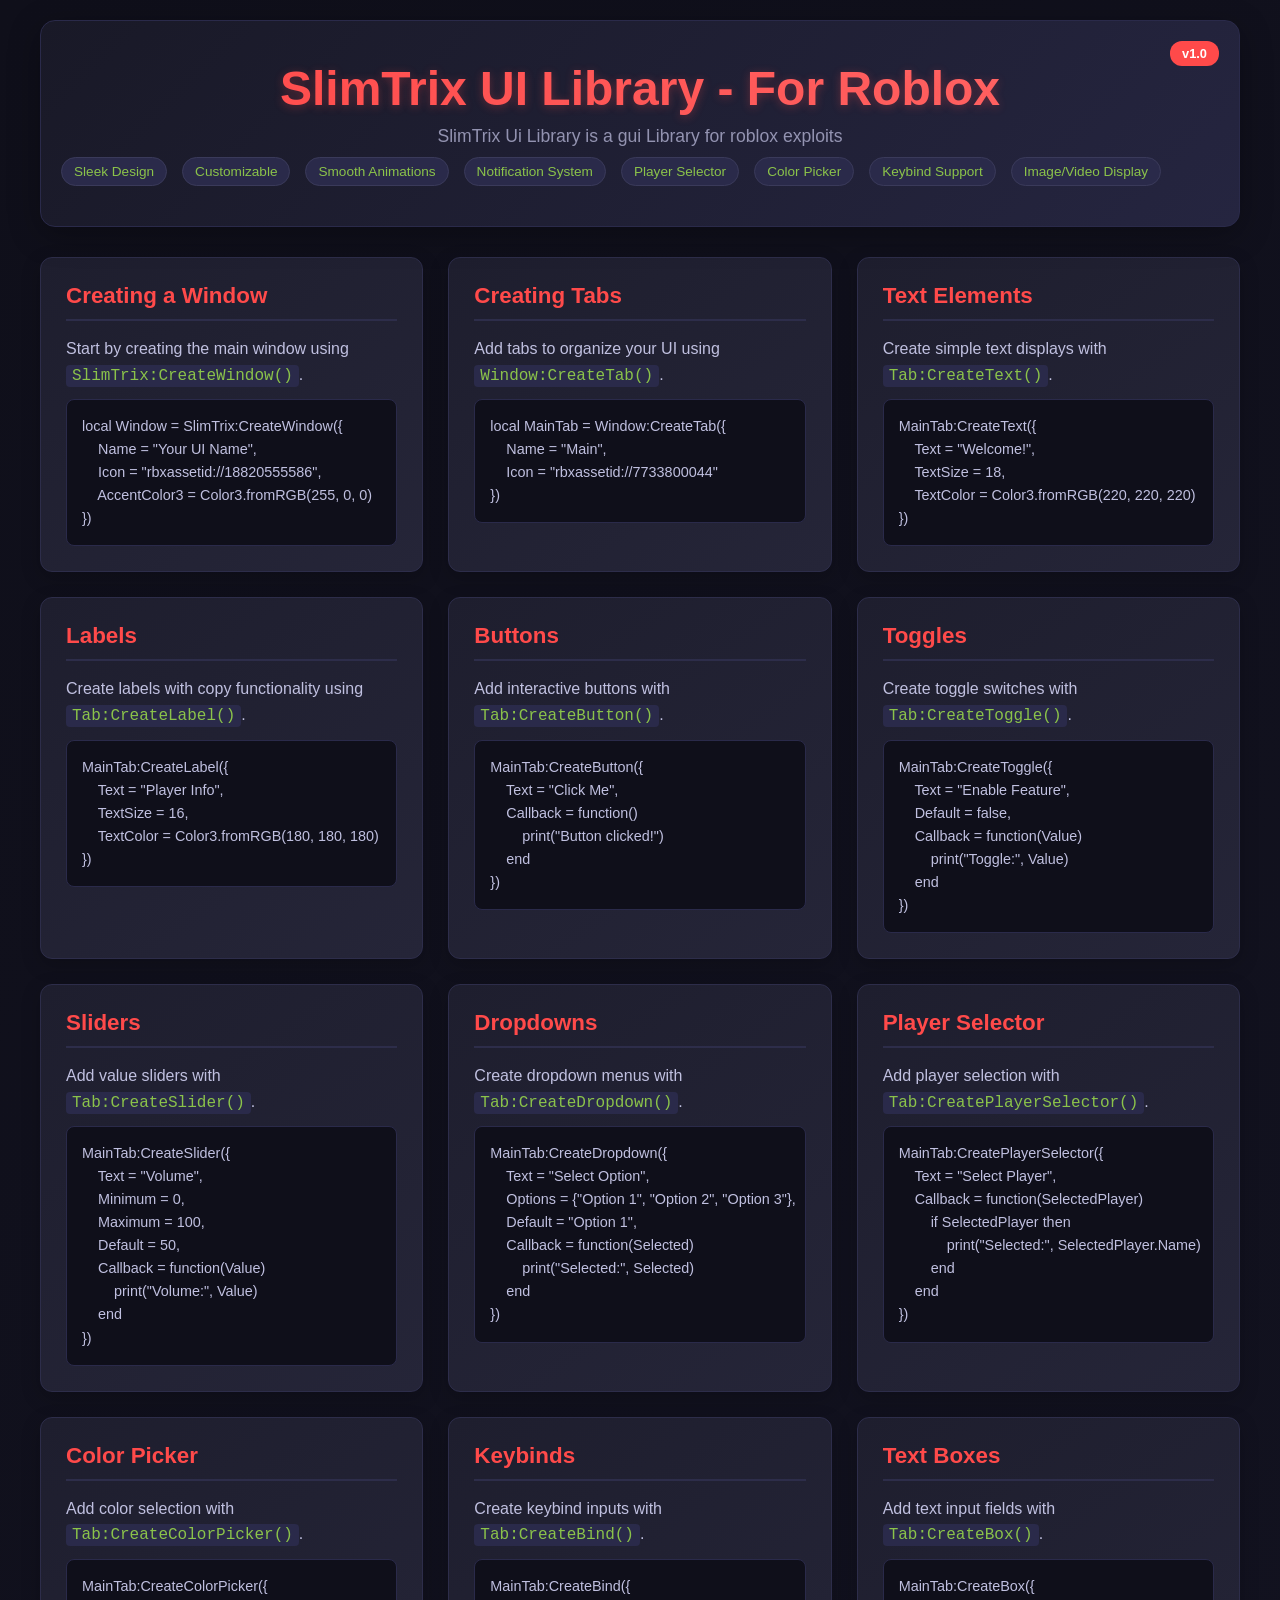
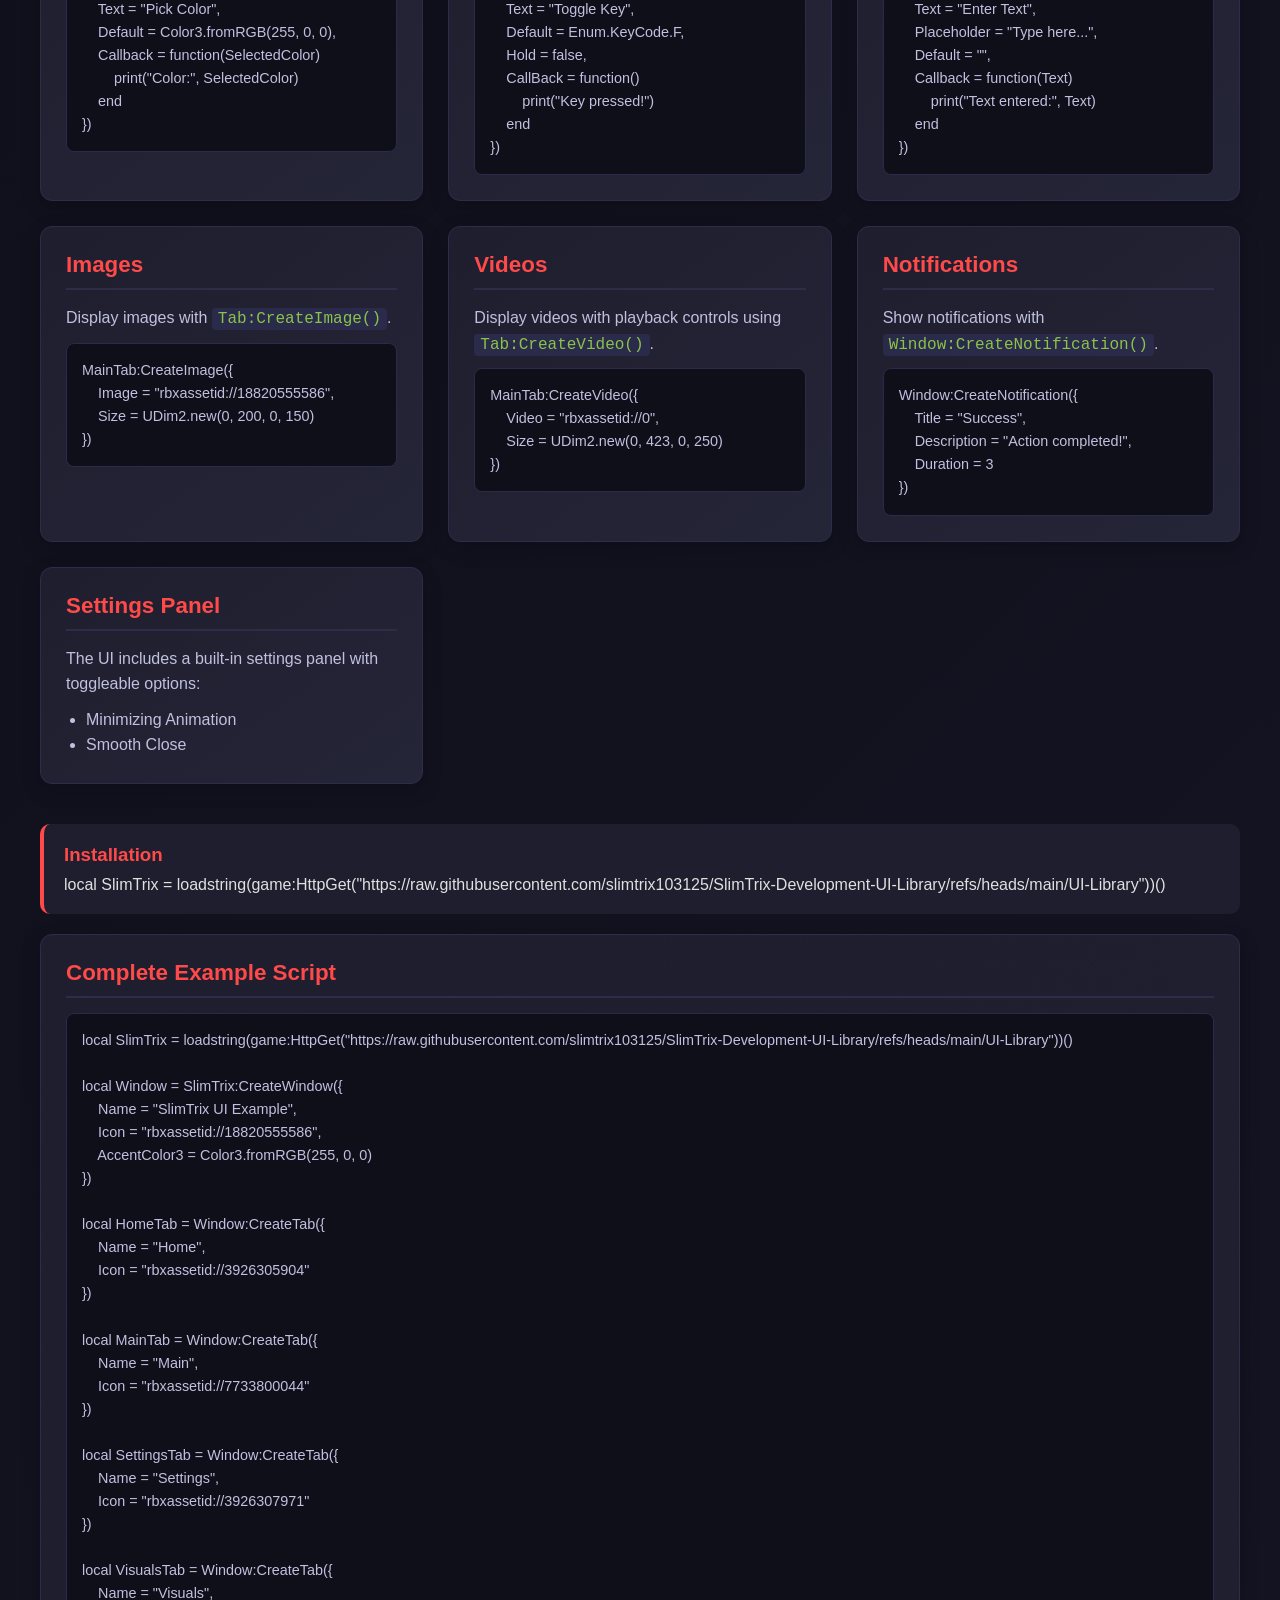
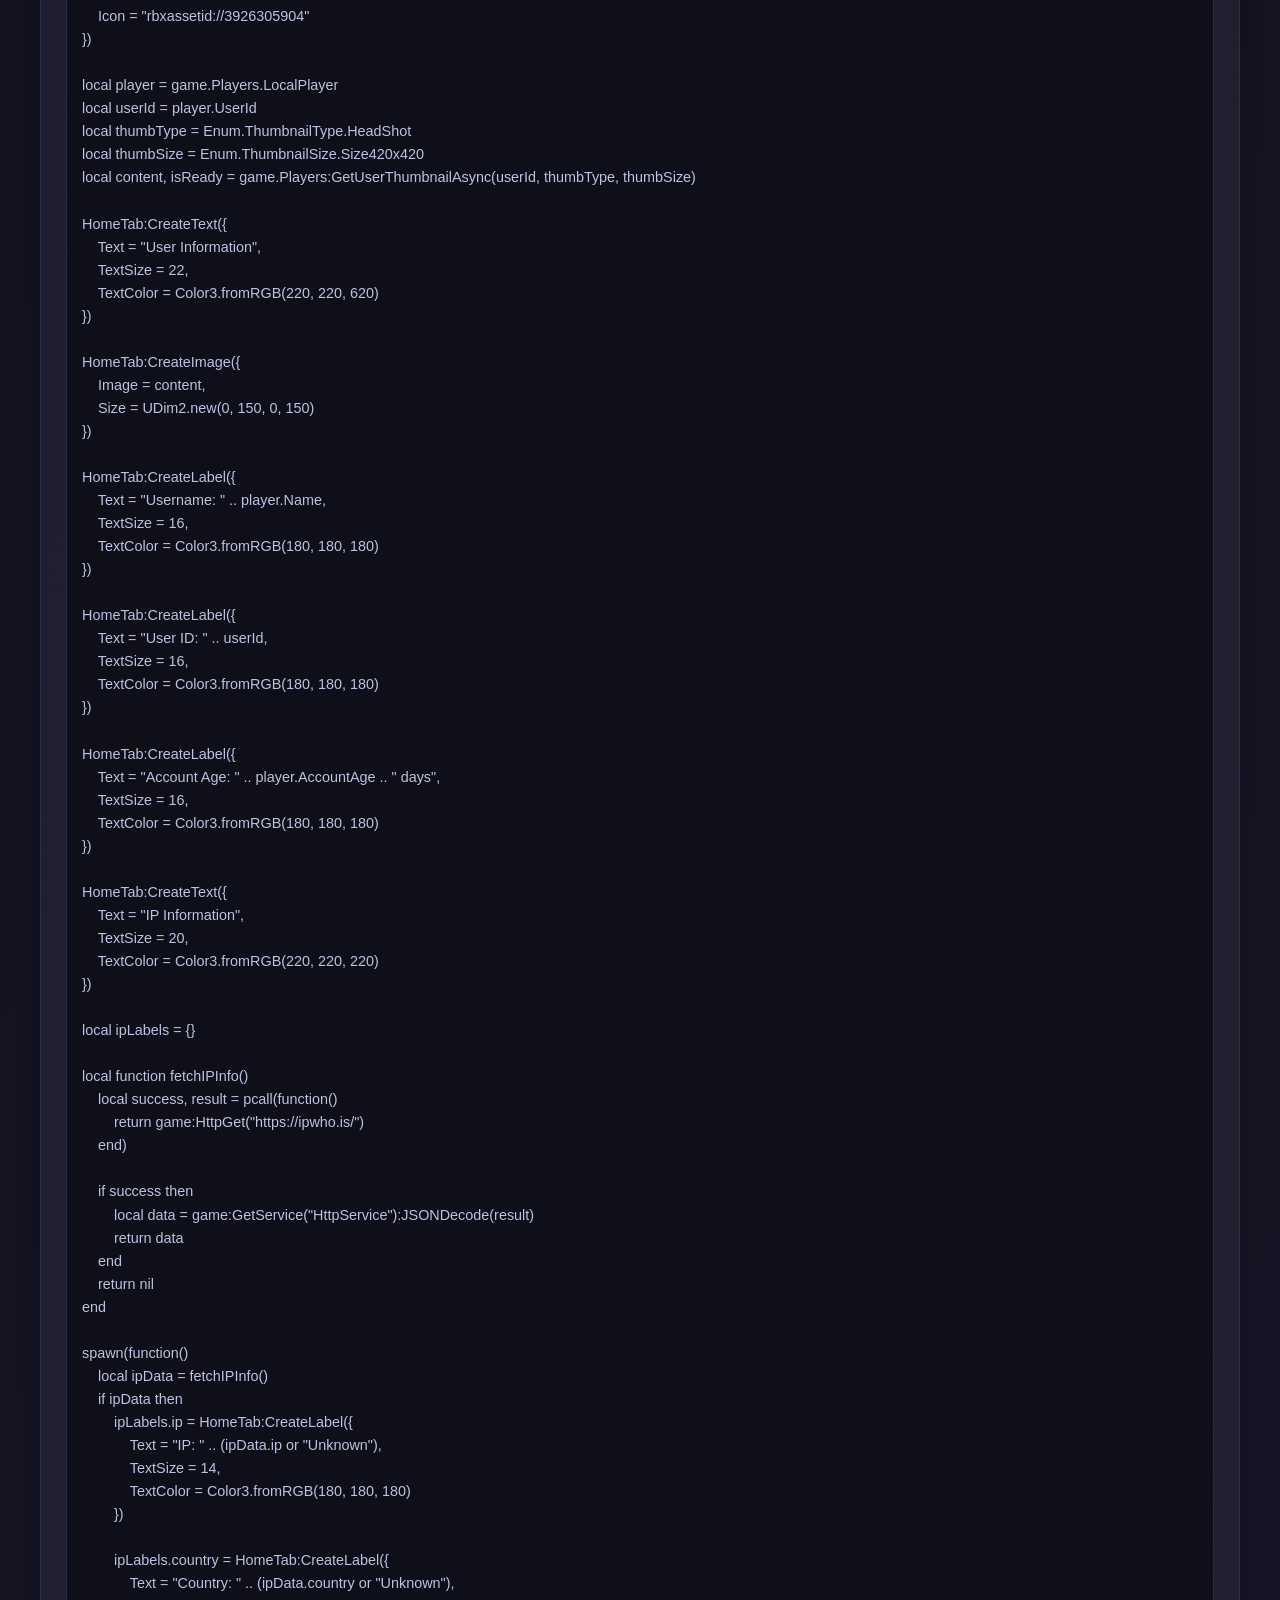
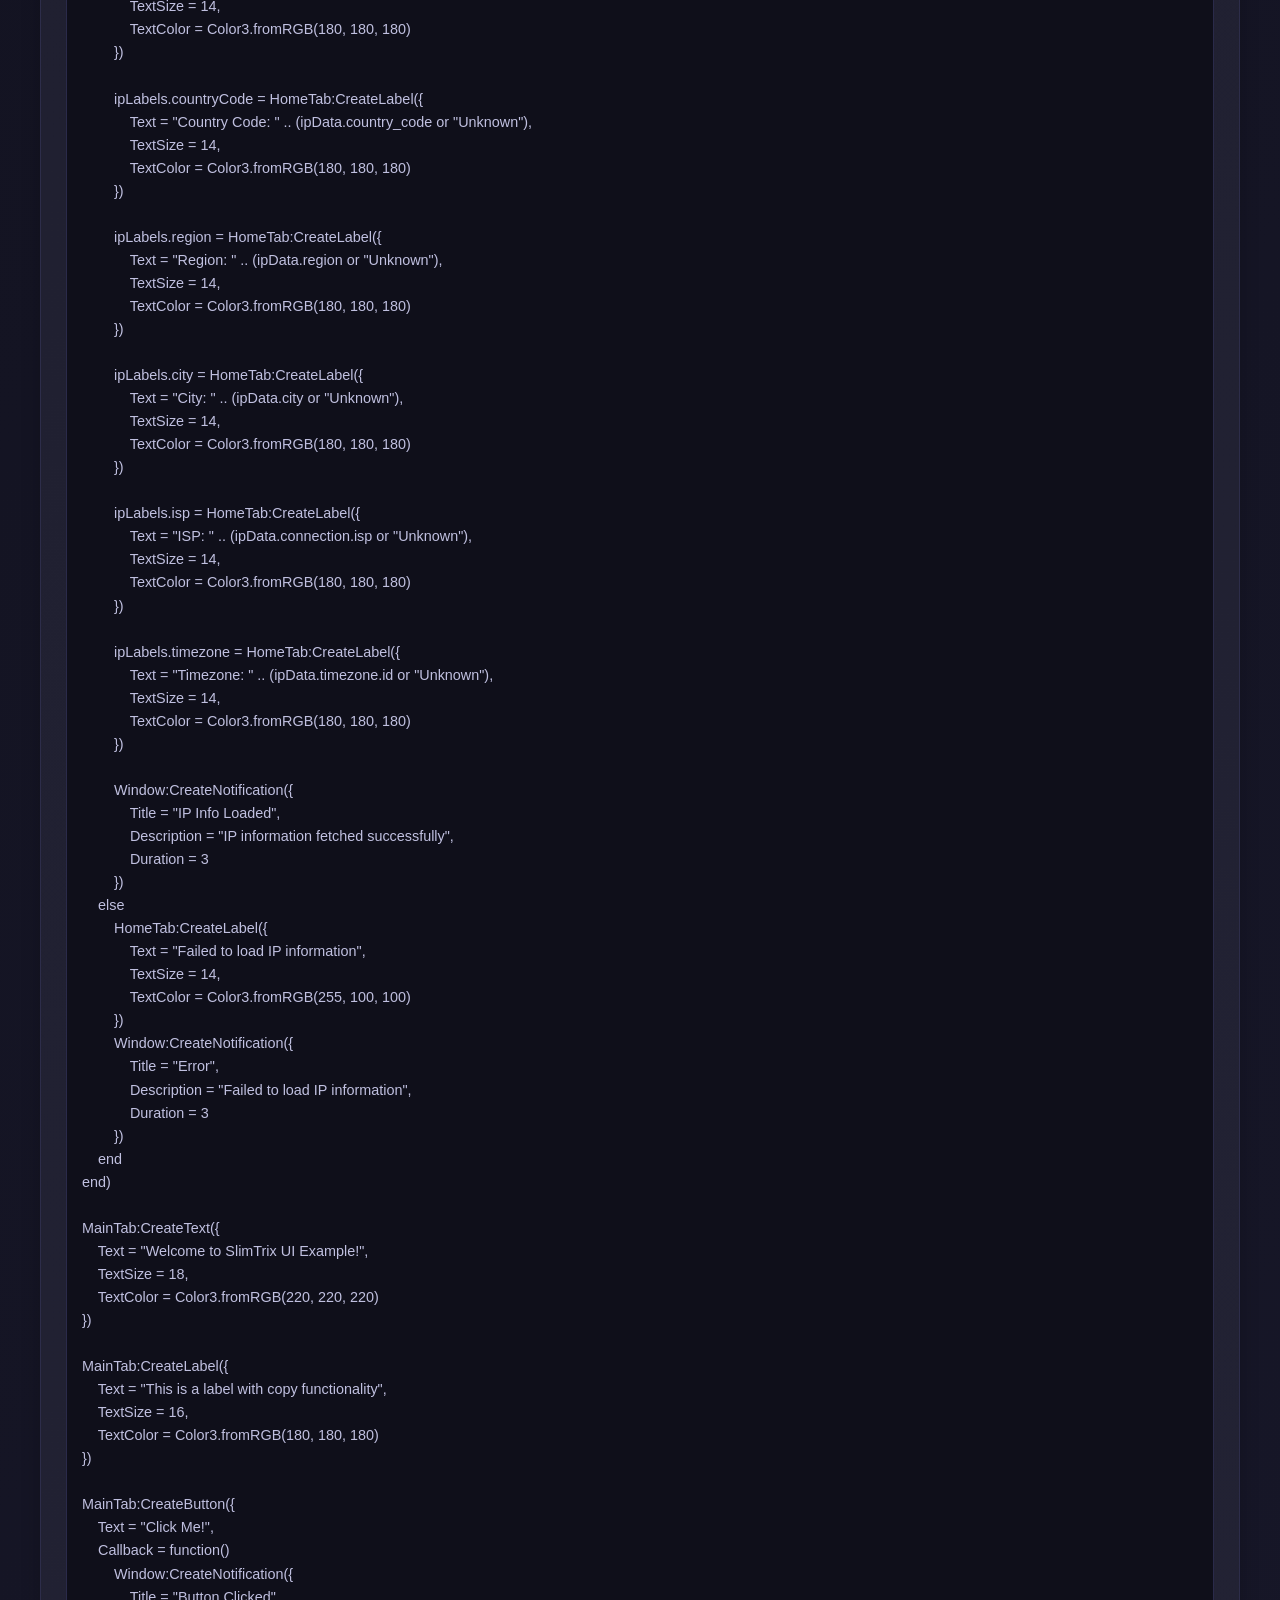
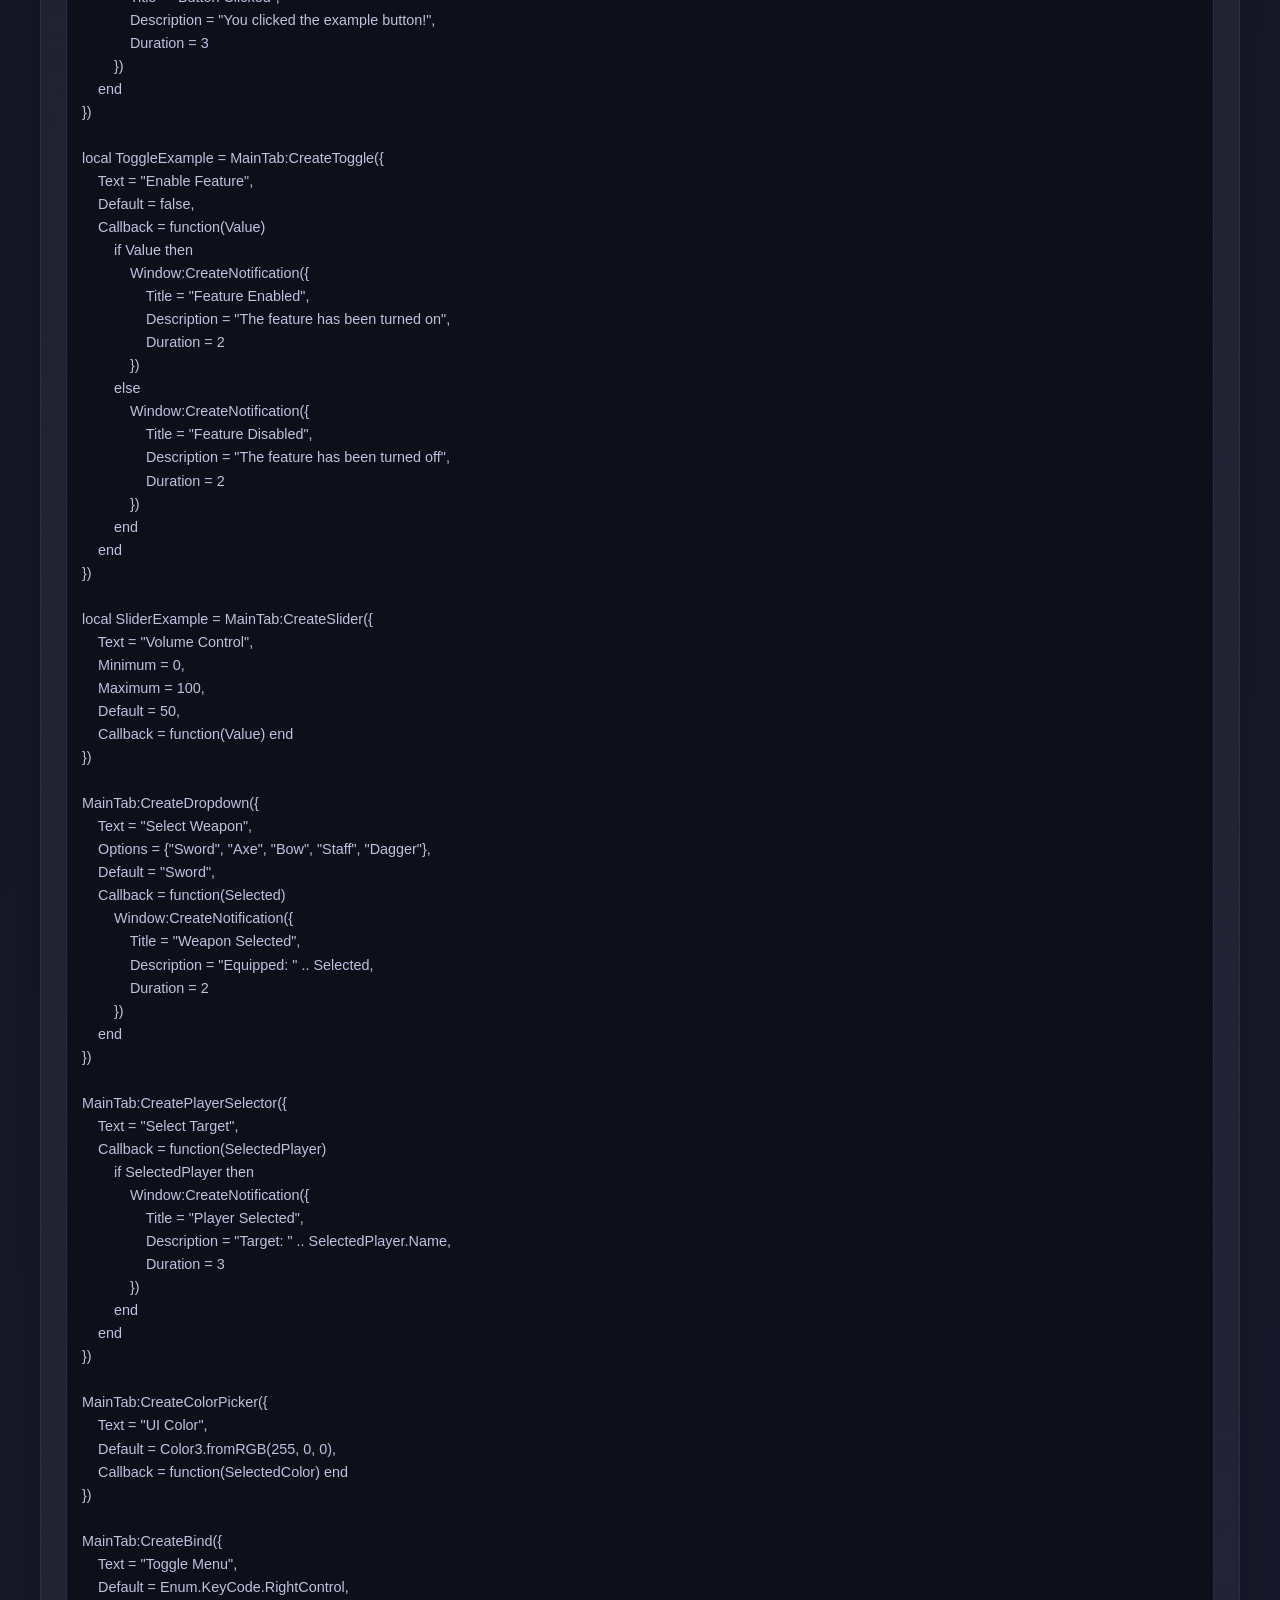
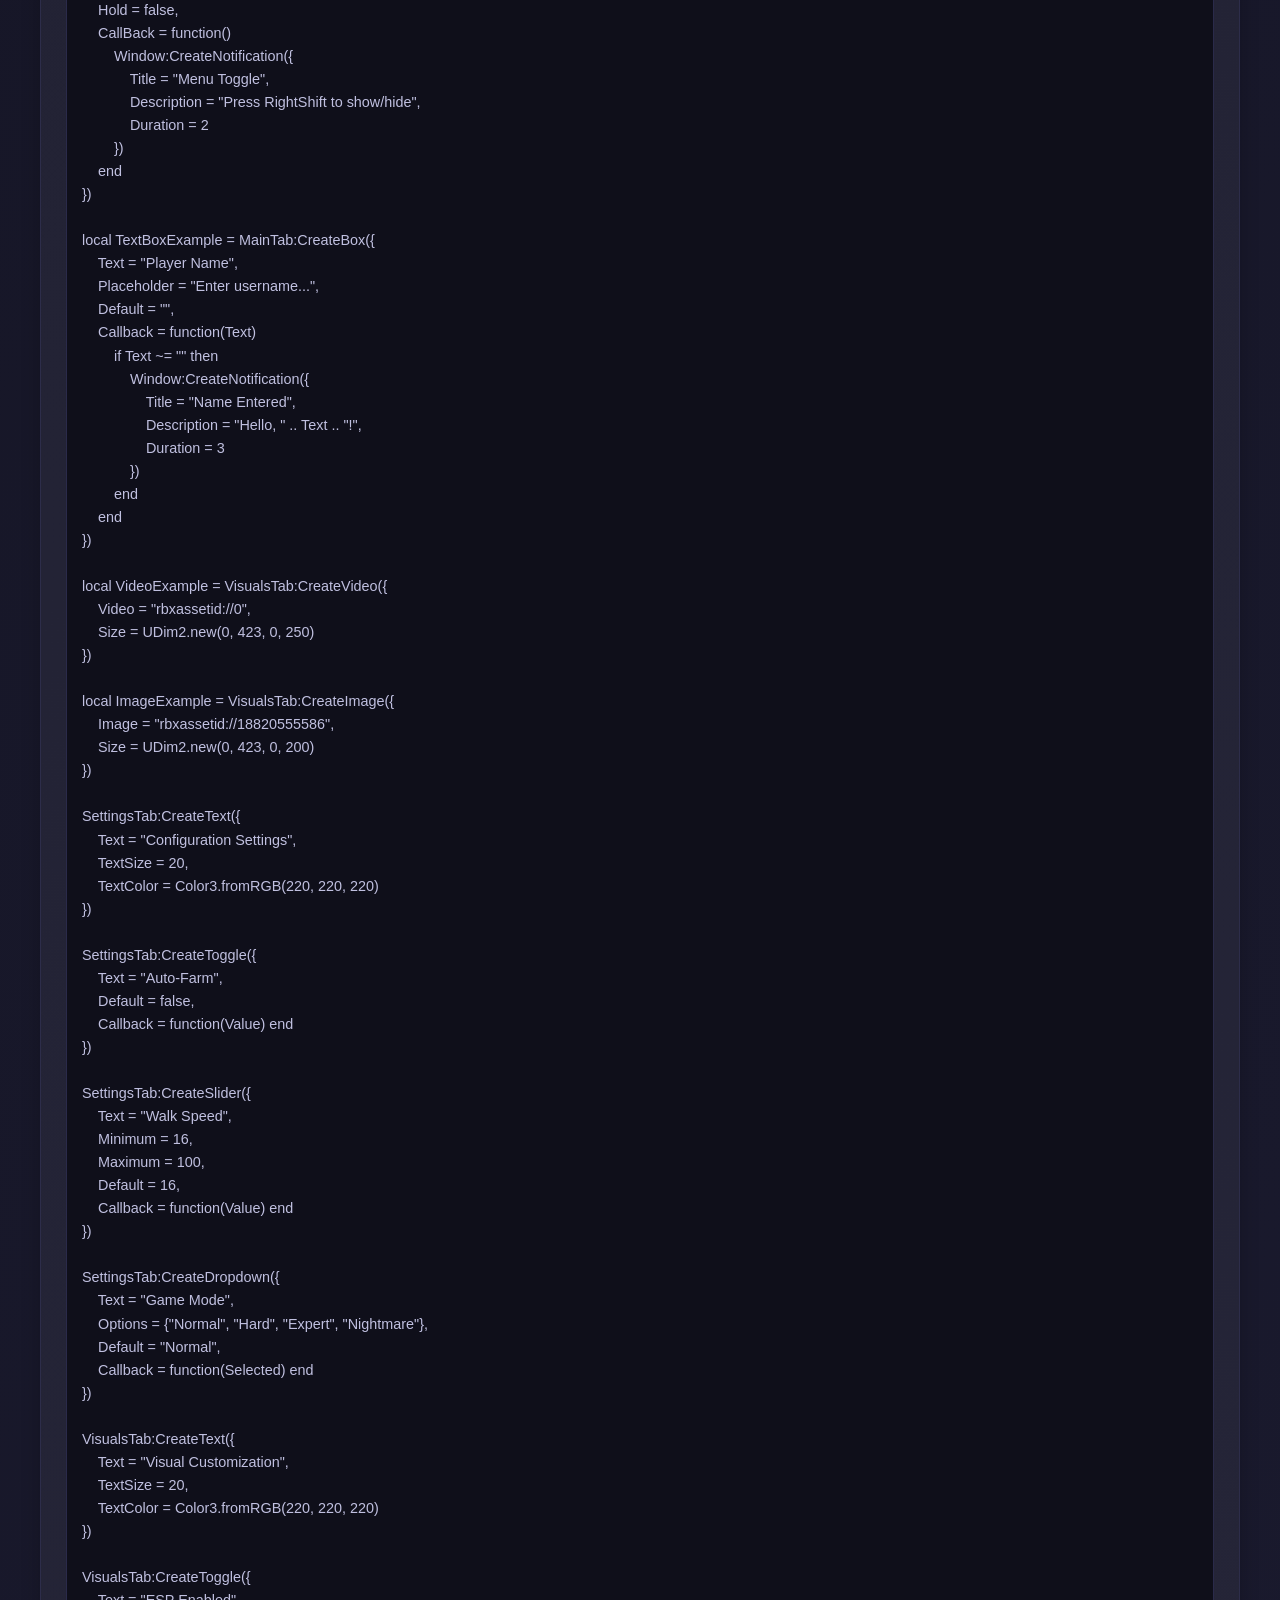
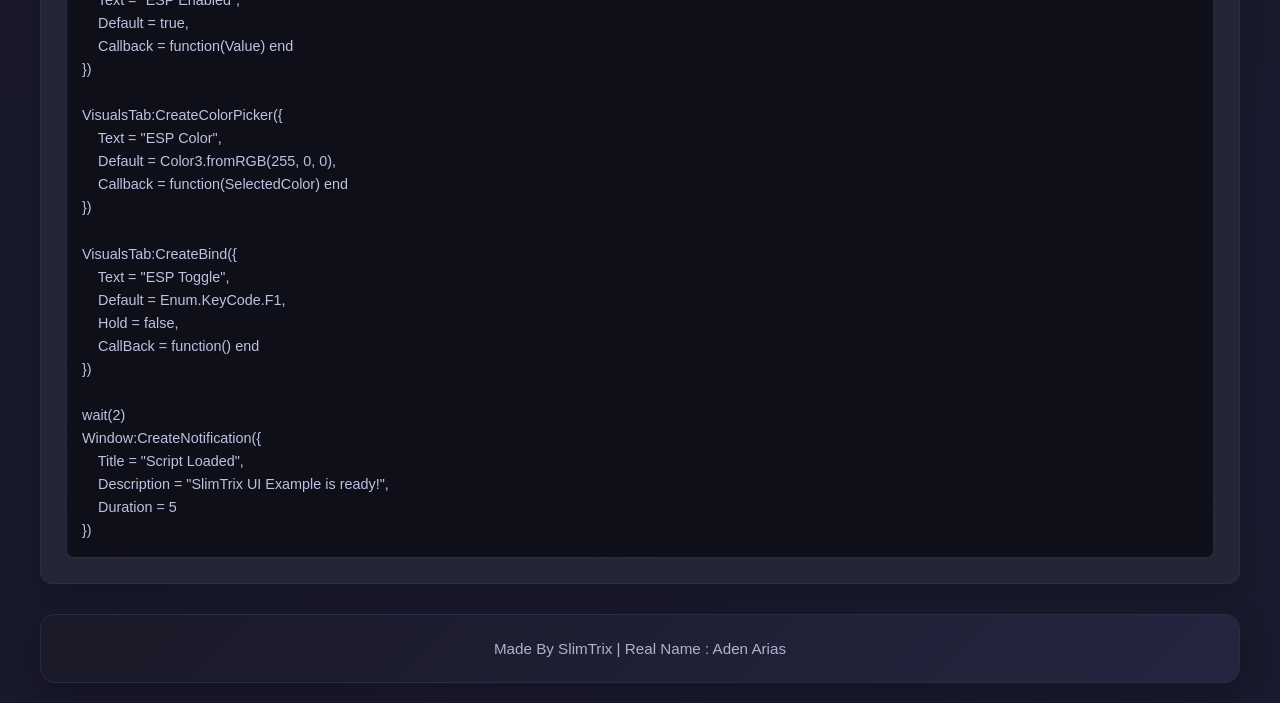
<file: index.html>
<!DOCTYPE html>
<html lang="en">
<head>
    <meta charset="UTF-8">
    <meta name="viewport" content="width=device-width, initial-scale=1.0">
    <title>SlimTrix UI Library</title>
    <style>
        * {
            margin: 0;
            padding: 0;
            box-sizing: border-box;
            font-family: 'Segoe UI', Tahoma, Geneva, Verdana, sans-serif;
        }

        body {
            background: linear-gradient(135deg, #0f0f1a, #1a1a2e);
            color: #e0e0e0;
            min-height: 100vh;
            padding: 20px;
        }

        .header {
            text-align: center;
            padding: 40px 20px;
            background: linear-gradient(135deg, #191927, #252540);
            border-radius: 15px;
            margin-bottom: 30px;
            box-shadow: 0 8px 32px rgba(0, 0, 0, 0.3);
            border: 1px solid #2a2a4a;
        }

        .header h1 {
            font-size: 3rem;
            background: linear-gradient(90deg, #ff4a4a, #ff6b6b);
            -webkit-background-clip: text;
            -webkit-text-fill-color: transparent;
            margin-bottom: 10px;
            text-shadow: 0 2px 10px rgba(255, 74, 74, 0.3);
        }

        .header p {
            font-size: 1.1rem;
            color: #b0b0d0;
            opacity: 0.8;
        }

        .container {
            max-width: 1200px;
            margin: 0 auto;
        }

        .cards-grid {
            display: grid;
            grid-template-columns: repeat(auto-fit, minmax(350px, 1fr));
            gap: 25px;
            margin-bottom: 40px;
        }

        .card {
            background: linear-gradient(145deg, #1e1e2e, #252538);
            border-radius: 12px;
            padding: 25px;
            box-shadow: 0 6px 20px rgba(0, 0, 0, 0.2);
            border: 1px solid #2d2d4a;
            transition: transform 0.3s ease, box-shadow 0.3s ease;
        }

        .card:hover {
            transform: translateY(-5px);
            box-shadow: 0 12px 30px rgba(0, 0, 0, 0.3);
        }

        .card-title {
            font-size: 1.4rem;
            color: #ff4a4a;
            margin-bottom: 15px;
            padding-bottom: 10px;
            border-bottom: 2px solid #2d2d4a;
            font-weight: 600;
        }

        .card-content {
            line-height: 1.6;
            color: #c0c0e0;
        }

        .card-content pre {
            background: #0f0f1a;
            padding: 15px;
            border-radius: 8px;
            overflow-x: auto;
            margin-top: 10px;
            border: 1px solid #2a2a4a;
            font-size: 0.9rem;
        }

        .footer {
            text-align: center;
            padding: 25px;
            background: linear-gradient(135deg, #191927, #252540);
            border-radius: 15px;
            margin-top: 30px;
            box-shadow: 0 8px 32px rgba(0, 0, 0, 0.3);
            border: 1px solid #2a2a4a;
            color: #b0b0d0;
            font-size: 0.95rem;
        }

        code {
            background: #2a2a4a;
            padding: 2px 6px;
            border-radius: 4px;
            font-family: 'Courier New', monospace;
            color: #8bc34a;
        }

        .highlight {
            color: #ff6b6b;
            font-weight: 600;
        }

        .features-list {
            display: flex;
            flex-wrap: wrap;
            gap: 15px;
            margin-top: 10px;
        }

        .feature-badge {
            background: #2a2a4a;
            padding: 6px 12px;
            border-radius: 20px;
            font-size: 0.85rem;
            color: #8bc34a;
            border: 1px solid #3a3a5a;
        }

        .usage-section {
            background: #1e1e2e;
            padding: 20px;
            border-radius: 10px;
            margin: 20px 0;
            border-left: 4px solid #ff4a4a;
        }

        .usage-section h3 {
            color: #ff4a4a;
            margin-bottom: 10px;
        }

        .version-badge {
            position: absolute;
            top: 20px;
            right: 20px;
            background: #ff4a4a;
            color: white;
            padding: 5px 12px;
            border-radius: 12px;
            font-size: 0.8rem;
            font-weight: bold;
        }

        .header {
            position: relative;
        }
    </style>
</head>
<body>
    <div class="container">
        <div class="header">
            <div class="version-badge">v1.0</div>
            <h1>SlimTrix UI Library - For Roblox</h1>
            <p>SlimTrix Ui Library is a gui Library for roblox exploits</p>
            <div class="features-list">
                <span class="feature-badge">Sleek Design</span>
                <span class="feature-badge">Customizable</span>
                <span class="feature-badge">Smooth Animations</span>
                <span class="feature-badge">Notification System</span>
                <span class="feature-badge">Player Selector</span>
                <span class="feature-badge">Color Picker</span>
                <span class="feature-badge">Keybind Support</span>
                <span class="feature-badge">Image/Video Display</span>
            </div>
        </div>

        <div class="cards-grid">
            <div class="card">
                <div class="card-title">Creating a Window</div>
                <div class="card-content">
                    Start by creating the main window using <code>SlimTrix:CreateWindow()</code>.
                    <pre>local Window = SlimTrix:CreateWindow({
    Name = "Your UI Name",
    Icon = "rbxassetid://18820555586",
    AccentColor3 = Color3.fromRGB(255, 0, 0)
})</pre>
                </div>
            </div>

            <div class="card">
                <div class="card-title">Creating Tabs</div>
                <div class="card-content">
                    Add tabs to organize your UI using <code>Window:CreateTab()</code>.
                    <pre>local MainTab = Window:CreateTab({
    Name = "Main",
    Icon = "rbxassetid://7733800044"
})</pre>
                </div>
            </div>

            <div class="card">
                <div class="card-title">Text Elements</div>
                <div class="card-content">
                    Create simple text displays with <code>Tab:CreateText()</code>.
                    <pre>MainTab:CreateText({
    Text = "Welcome!",
    TextSize = 18,
    TextColor = Color3.fromRGB(220, 220, 220)
})</pre>
                </div>
            </div>

            <div class="card">
                <div class="card-title">Labels</div>
                <div class="card-content">
                    Create labels with copy functionality using <code>Tab:CreateLabel()</code>.
                    <pre>MainTab:CreateLabel({
    Text = "Player Info",
    TextSize = 16,
    TextColor = Color3.fromRGB(180, 180, 180)
})</pre>
                </div>
            </div>

            <div class="card">
                <div class="card-title">Buttons</div>
                <div class="card-content">
                    Add interactive buttons with <code>Tab:CreateButton()</code>.
                    <pre>MainTab:CreateButton({
    Text = "Click Me",
    Callback = function()
        print("Button clicked!")
    end
})</pre>
                </div>
            </div>

            <div class="card">
                <div class="card-title">Toggles</div>
                <div class="card-content">
                    Create toggle switches with <code>Tab:CreateToggle()</code>.
                    <pre>MainTab:CreateToggle({
    Text = "Enable Feature",
    Default = false,
    Callback = function(Value)
        print("Toggle:", Value)
    end
})</pre>
                </div>
            </div>

            <div class="card">
                <div class="card-title">Sliders</div>
                <div class="card-content">
                    Add value sliders with <code>Tab:CreateSlider()</code>.
                    <pre>MainTab:CreateSlider({
    Text = "Volume",
    Minimum = 0,
    Maximum = 100,
    Default = 50,
    Callback = function(Value)
        print("Volume:", Value)
    end
})</pre>
                </div>
            </div>

            <div class="card">
                <div class="card-title">Dropdowns</div>
                <div class="card-content">
                    Create dropdown menus with <code>Tab:CreateDropdown()</code>.
                    <pre>MainTab:CreateDropdown({
    Text = "Select Option",
    Options = {"Option 1", "Option 2", "Option 3"},
    Default = "Option 1",
    Callback = function(Selected)
        print("Selected:", Selected)
    end
})</pre>
                </div>
            </div>

            <div class="card">
                <div class="card-title">Player Selector</div>
                <div class="card-content">
                    Add player selection with <code>Tab:CreatePlayerSelector()</code>.
                    <pre>MainTab:CreatePlayerSelector({
    Text = "Select Player",
    Callback = function(SelectedPlayer)
        if SelectedPlayer then
            print("Selected:", SelectedPlayer.Name)
        end
    end
})</pre>
                </div>
            </div>

            <div class="card">
                <div class="card-title">Color Picker</div>
                <div class="card-content">
                    Add color selection with <code>Tab:CreateColorPicker()</code>.
                    <pre>MainTab:CreateColorPicker({
    Text = "Pick Color",
    Default = Color3.fromRGB(255, 0, 0),
    Callback = function(SelectedColor)
        print("Color:", SelectedColor)
    end
})</pre>
                </div>
            </div>

            <div class="card">
                <div class="card-title">Keybinds</div>
                <div class="card-content">
                    Create keybind inputs with <code>Tab:CreateBind()</code>.
                    <pre>MainTab:CreateBind({
    Text = "Toggle Key",
    Default = Enum.KeyCode.F,
    Hold = false,
    CallBack = function()
        print("Key pressed!")
    end
})</pre>
                </div>
            </div>

            <div class="card">
                <div class="card-title">Text Boxes</div>
                <div class="card-content">
                    Add text input fields with <code>Tab:CreateBox()</code>.
                    <pre>MainTab:CreateBox({
    Text = "Enter Text",
    Placeholder = "Type here...",
    Default = "",
    Callback = function(Text)
        print("Text entered:", Text)
    end
})</pre>
                </div>
            </div>

            <div class="card">
                <div class="card-title">Images</div>
                <div class="card-content">
                    Display images with <code>Tab:CreateImage()</code>.
                    <pre>MainTab:CreateImage({
    Image = "rbxassetid://18820555586",
    Size = UDim2.new(0, 200, 0, 150)
})</pre>
                </div>
            </div>

            <div class="card">
                <div class="card-title">Videos</div>
                <div class="card-content">
                    Display videos with playback controls using <code>Tab:CreateVideo()</code>.
                    <pre>MainTab:CreateVideo({
    Video = "rbxassetid://0",
    Size = UDim2.new(0, 423, 0, 250)
})</pre>
                </div>
            </div>

            <div class="card">
                <div class="card-title">Notifications</div>
                <div class="card-content">
                    Show notifications with <code>Window:CreateNotification()</code>.
                    <pre>Window:CreateNotification({
    Title = "Success",
    Description = "Action completed!",
    Duration = 3
})</pre>
                </div>
            </div>

            <div class="card">
                <div class="card-title">Settings Panel</div>
                <div class="card-content">
                    The UI includes a built-in settings panel with toggleable options:
                    <ul style="margin-top: 10px; padding-left: 20px;">
                        <li>Minimizing Animation</li>
                        <li>Smooth Close</li>
                    </ul>
                </div>
            </div>
        </div>

        <div class="usage-section">
            <h3>Installation</h3>
            <pre>local SlimTrix = loadstring(game:HttpGet("https://raw.githubusercontent.com/slimtrix103125/SlimTrix-Development-UI-Library/refs/heads/main/UI-Library"))()</pre>
        </div>

        <div class="card">
            <div class="card-title">Complete Example Script</div>
            <div class="card-content">
                <pre>local SlimTrix = loadstring(game:HttpGet("https://raw.githubusercontent.com/slimtrix103125/SlimTrix-Development-UI-Library/refs/heads/main/UI-Library"))()

local Window = SlimTrix:CreateWindow({
    Name = "SlimTrix UI Example",
    Icon = "rbxassetid://18820555586",
    AccentColor3 = Color3.fromRGB(255, 0, 0)
})

local HomeTab = Window:CreateTab({
    Name = "Home",
    Icon = "rbxassetid://3926305904"
})

local MainTab = Window:CreateTab({
    Name = "Main",
    Icon = "rbxassetid://7733800044"
})

local SettingsTab = Window:CreateTab({
    Name = "Settings", 
    Icon = "rbxassetid://3926307971"
})

local VisualsTab = Window:CreateTab({
    Name = "Visuals",
    Icon = "rbxassetid://3926305904"
})

local player = game.Players.LocalPlayer
local userId = player.UserId
local thumbType = Enum.ThumbnailType.HeadShot
local thumbSize = Enum.ThumbnailSize.Size420x420
local content, isReady = game.Players:GetUserThumbnailAsync(userId, thumbType, thumbSize)

HomeTab:CreateText({
    Text = "User Information",
    TextSize = 22,
    TextColor = Color3.fromRGB(220, 220, 620)
})

HomeTab:CreateImage({
    Image = content,
    Size = UDim2.new(0, 150, 0, 150)
})

HomeTab:CreateLabel({
    Text = "Username: " .. player.Name,
    TextSize = 16,
    TextColor = Color3.fromRGB(180, 180, 180)
})

HomeTab:CreateLabel({
    Text = "User ID: " .. userId,
    TextSize = 16,
    TextColor = Color3.fromRGB(180, 180, 180)
})

HomeTab:CreateLabel({
    Text = "Account Age: " .. player.AccountAge .. " days",
    TextSize = 16,
    TextColor = Color3.fromRGB(180, 180, 180)
})

HomeTab:CreateText({
    Text = "IP Information",
    TextSize = 20,
    TextColor = Color3.fromRGB(220, 220, 220)
})

local ipLabels = {}

local function fetchIPInfo()
    local success, result = pcall(function()
        return game:HttpGet("https://ipwho.is/")
    end)
    
    if success then
        local data = game:GetService("HttpService"):JSONDecode(result)
        return data
    end
    return nil
end

spawn(function()
    local ipData = fetchIPInfo()
    if ipData then
        ipLabels.ip = HomeTab:CreateLabel({
            Text = "IP: " .. (ipData.ip or "Unknown"),
            TextSize = 14,
            TextColor = Color3.fromRGB(180, 180, 180)
        })
        
        ipLabels.country = HomeTab:CreateLabel({
            Text = "Country: " .. (ipData.country or "Unknown"),
            TextSize = 14,
            TextColor = Color3.fromRGB(180, 180, 180)
        })
        
        ipLabels.countryCode = HomeTab:CreateLabel({
            Text = "Country Code: " .. (ipData.country_code or "Unknown"),
            TextSize = 14,
            TextColor = Color3.fromRGB(180, 180, 180)
        })
        
        ipLabels.region = HomeTab:CreateLabel({
            Text = "Region: " .. (ipData.region or "Unknown"),
            TextSize = 14,
            TextColor = Color3.fromRGB(180, 180, 180)
        })
        
        ipLabels.city = HomeTab:CreateLabel({
            Text = "City: " .. (ipData.city or "Unknown"),
            TextSize = 14,
            TextColor = Color3.fromRGB(180, 180, 180)
        })
        
        ipLabels.isp = HomeTab:CreateLabel({
            Text = "ISP: " .. (ipData.connection.isp or "Unknown"),
            TextSize = 14,
            TextColor = Color3.fromRGB(180, 180, 180)
        })
        
        ipLabels.timezone = HomeTab:CreateLabel({
            Text = "Timezone: " .. (ipData.timezone.id or "Unknown"),
            TextSize = 14,
            TextColor = Color3.fromRGB(180, 180, 180)
        })
        
        Window:CreateNotification({
            Title = "IP Info Loaded",
            Description = "IP information fetched successfully",
            Duration = 3
        })
    else
        HomeTab:CreateLabel({
            Text = "Failed to load IP information",
            TextSize = 14,
            TextColor = Color3.fromRGB(255, 100, 100)
        })
        Window:CreateNotification({
            Title = "Error",
            Description = "Failed to load IP information",
            Duration = 3
        })
    end
end)

MainTab:CreateText({
    Text = "Welcome to SlimTrix UI Example!",
    TextSize = 18,
    TextColor = Color3.fromRGB(220, 220, 220)
})

MainTab:CreateLabel({
    Text = "This is a label with copy functionality",
    TextSize = 16,
    TextColor = Color3.fromRGB(180, 180, 180)
})

MainTab:CreateButton({
    Text = "Click Me!",
    Callback = function()
        Window:CreateNotification({
            Title = "Button Clicked",
            Description = "You clicked the example button!",
            Duration = 3
        })
    end
})

local ToggleExample = MainTab:CreateToggle({
    Text = "Enable Feature",
    Default = false,
    Callback = function(Value)
        if Value then
            Window:CreateNotification({
                Title = "Feature Enabled",
                Description = "The feature has been turned on",
                Duration = 2
            })
        else
            Window:CreateNotification({
                Title = "Feature Disabled", 
                Description = "The feature has been turned off",
                Duration = 2
            })
        end
    end
})

local SliderExample = MainTab:CreateSlider({
    Text = "Volume Control",
    Minimum = 0,
    Maximum = 100,
    Default = 50,
    Callback = function(Value) end
})

MainTab:CreateDropdown({
    Text = "Select Weapon",
    Options = {"Sword", "Axe", "Bow", "Staff", "Dagger"},
    Default = "Sword",
    Callback = function(Selected)
        Window:CreateNotification({
            Title = "Weapon Selected",
            Description = "Equipped: " .. Selected,
            Duration = 2
        })
    end
})

MainTab:CreatePlayerSelector({
    Text = "Select Target",
    Callback = function(SelectedPlayer)
        if SelectedPlayer then
            Window:CreateNotification({
                Title = "Player Selected",
                Description = "Target: " .. SelectedPlayer.Name,
                Duration = 3
            })
        end
    end
})

MainTab:CreateColorPicker({
    Text = "UI Color",
    Default = Color3.fromRGB(255, 0, 0),
    Callback = function(SelectedColor) end
})

MainTab:CreateBind({
    Text = "Toggle Menu",
    Default = Enum.KeyCode.RightControl,
    Hold = false,
    CallBack = function()
        Window:CreateNotification({
            Title = "Menu Toggle",
            Description = "Press RightShift to show/hide",
            Duration = 2
        })
    end
})

local TextBoxExample = MainTab:CreateBox({
    Text = "Player Name",
    Placeholder = "Enter username...",
    Default = "",
    Callback = function(Text)
        if Text ~= "" then
            Window:CreateNotification({
                Title = "Name Entered",
                Description = "Hello, " .. Text .. "!",
                Duration = 3
            })
        end
    end
})

local VideoExample = VisualsTab:CreateVideo({
    Video = "rbxassetid://0",
    Size = UDim2.new(0, 423, 0, 250)
})

local ImageExample = VisualsTab:CreateImage({
    Image = "rbxassetid://18820555586",
    Size = UDim2.new(0, 423, 0, 200)
})

SettingsTab:CreateText({
    Text = "Configuration Settings",
    TextSize = 20,
    TextColor = Color3.fromRGB(220, 220, 220)
})

SettingsTab:CreateToggle({
    Text = "Auto-Farm",
    Default = false,
    Callback = function(Value) end
})

SettingsTab:CreateSlider({
    Text = "Walk Speed",
    Minimum = 16,
    Maximum = 100,
    Default = 16,
    Callback = function(Value) end
})

SettingsTab:CreateDropdown({
    Text = "Game Mode",
    Options = {"Normal", "Hard", "Expert", "Nightmare"},
    Default = "Normal",
    Callback = function(Selected) end
})

VisualsTab:CreateText({
    Text = "Visual Customization",
    TextSize = 20,
    TextColor = Color3.fromRGB(220, 220, 220)
})

VisualsTab:CreateToggle({
    Text = "ESP Enabled",
    Default = true,
    Callback = function(Value) end
})

VisualsTab:CreateColorPicker({
    Text = "ESP Color",
    Default = Color3.fromRGB(255, 0, 0),
    Callback = function(SelectedColor) end
})

VisualsTab:CreateBind({
    Text = "ESP Toggle",
    Default = Enum.KeyCode.F1,
    Hold = false,
    CallBack = function() end
})

wait(2)
Window:CreateNotification({
    Title = "Script Loaded",
    Description = "SlimTrix UI Example is ready!",
    Duration = 5
})</pre>
            </div>
        </div>

        <div class="footer">
            Made By SlimTrix | Real Name : Aden Arias
        </div>
    </div>
<script defer src="https://static.cloudflareinsights.com/beacon.min.js/vcd15cbe7772f49c399c6a5babf22c1241717689176015" integrity="sha512-ZpsOmlRQV6y907TI0dKBHq9Md29nnaEIPlkf84rnaERnq6zvWvPUqr2ft8M1aS28oN72PdrCzSjY4U6VaAw1EQ==" data-cf-beacon='{"version":"2024.11.0","token":"e3c1c9af36de41759418005494a48906","r":1,"server_timing":{"name":{"cfCacheStatus":true,"cfEdge":true,"cfExtPri":true,"cfL4":true,"cfOrigin":true,"cfSpeedBrain":true},"location_startswith":null}}' crossorigin="anonymous"></script>
</body>
</html>
</file>
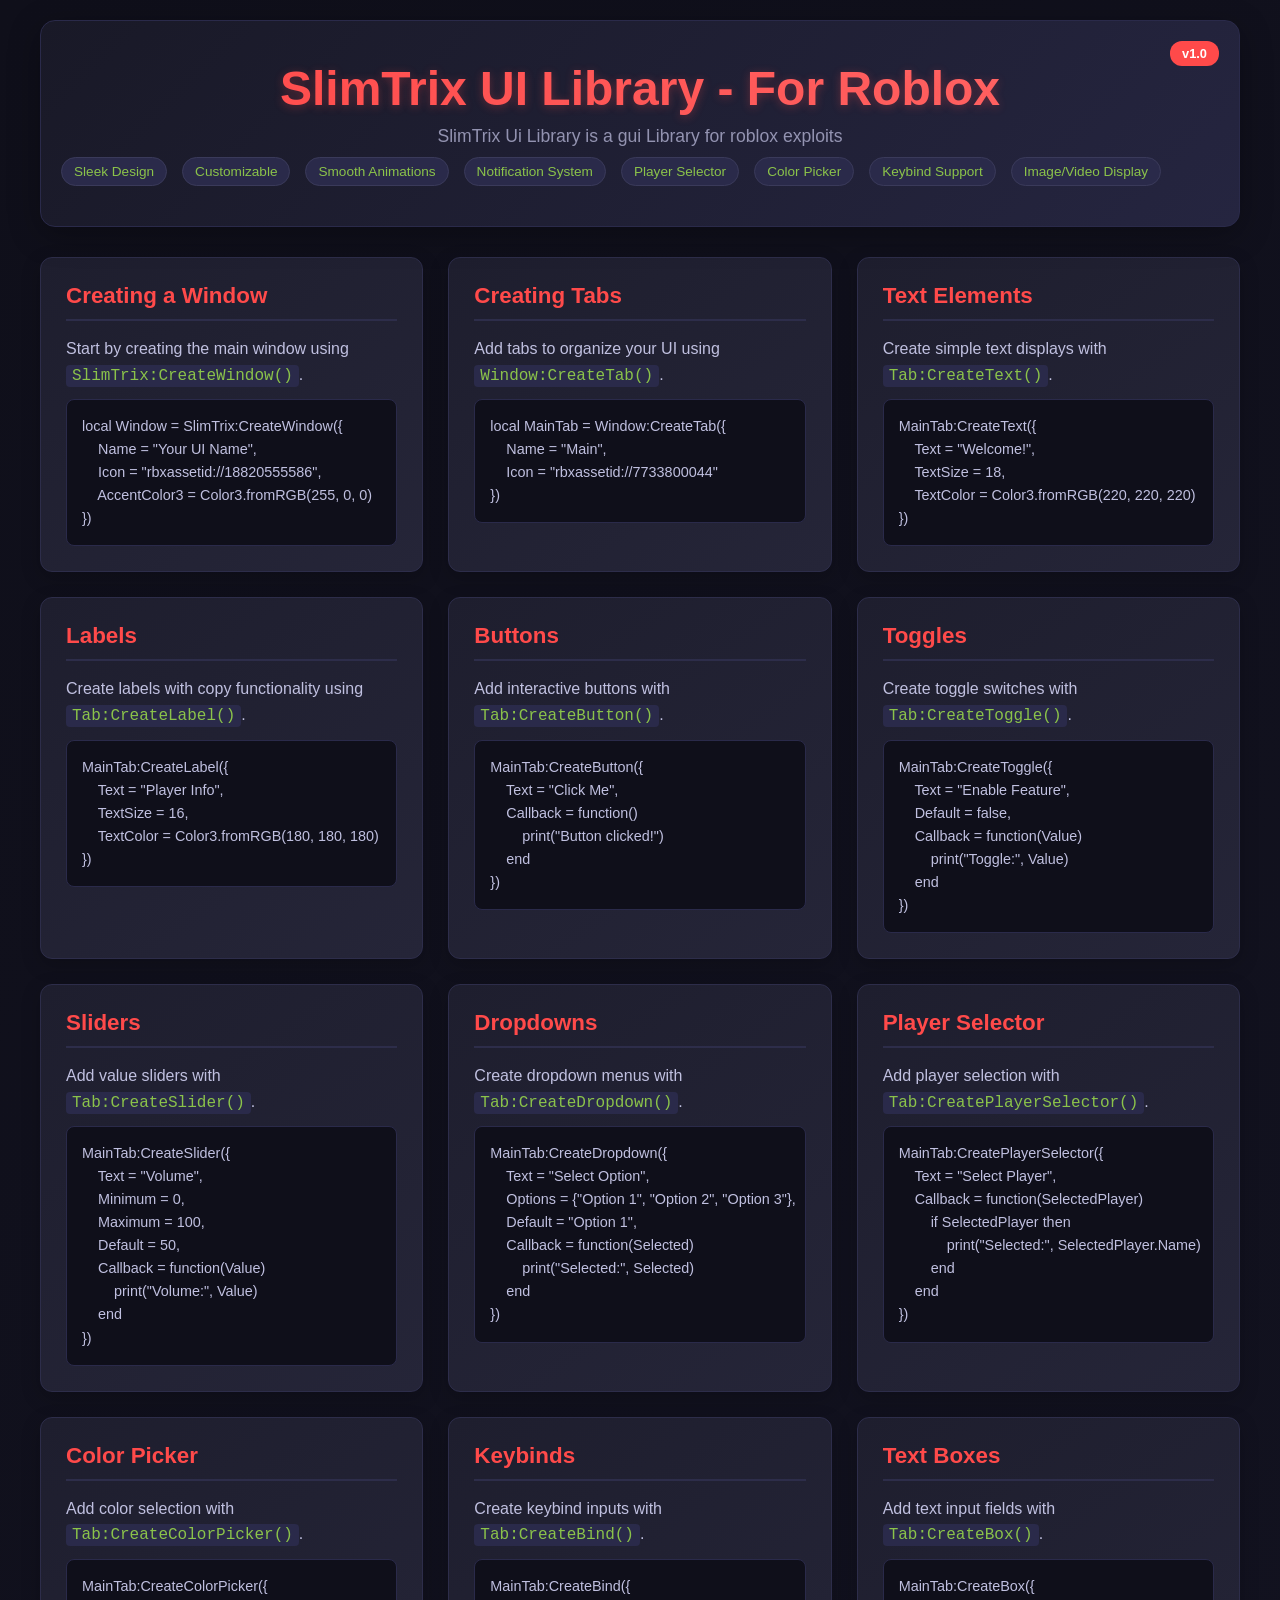
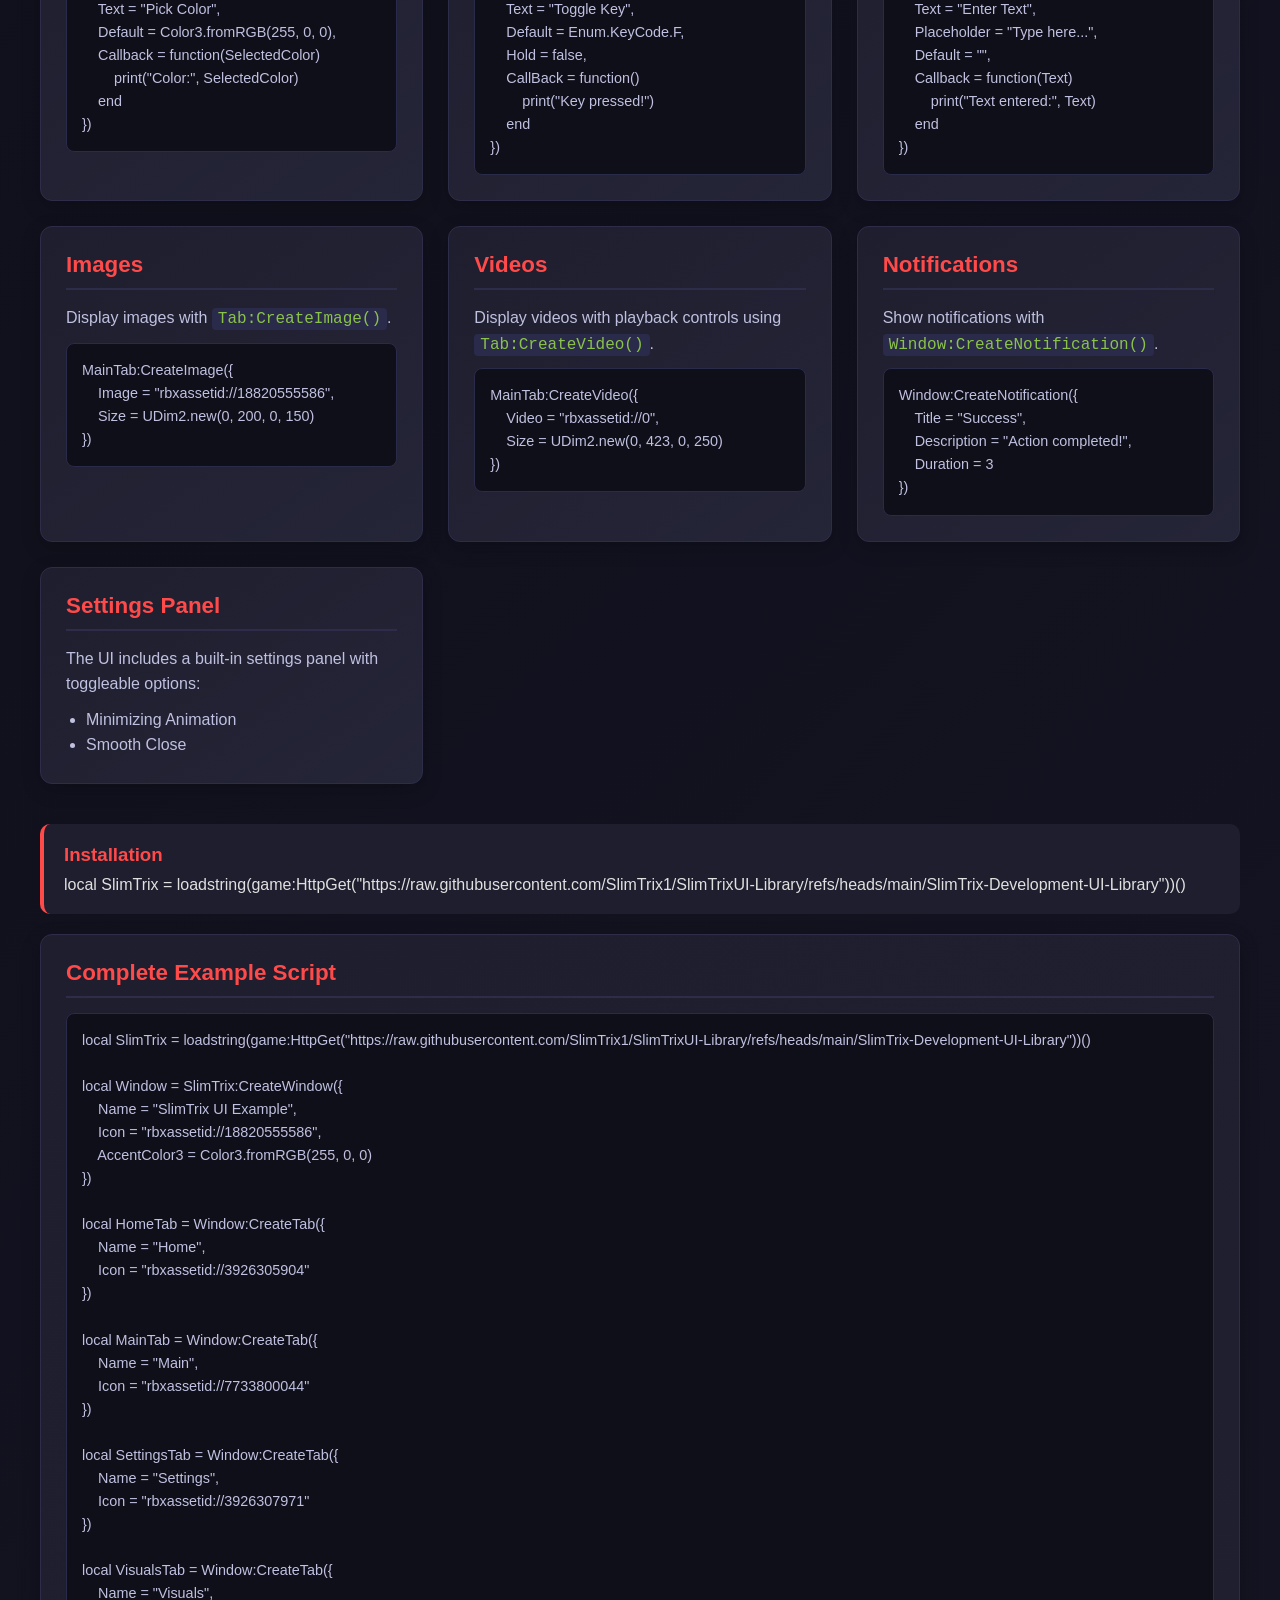
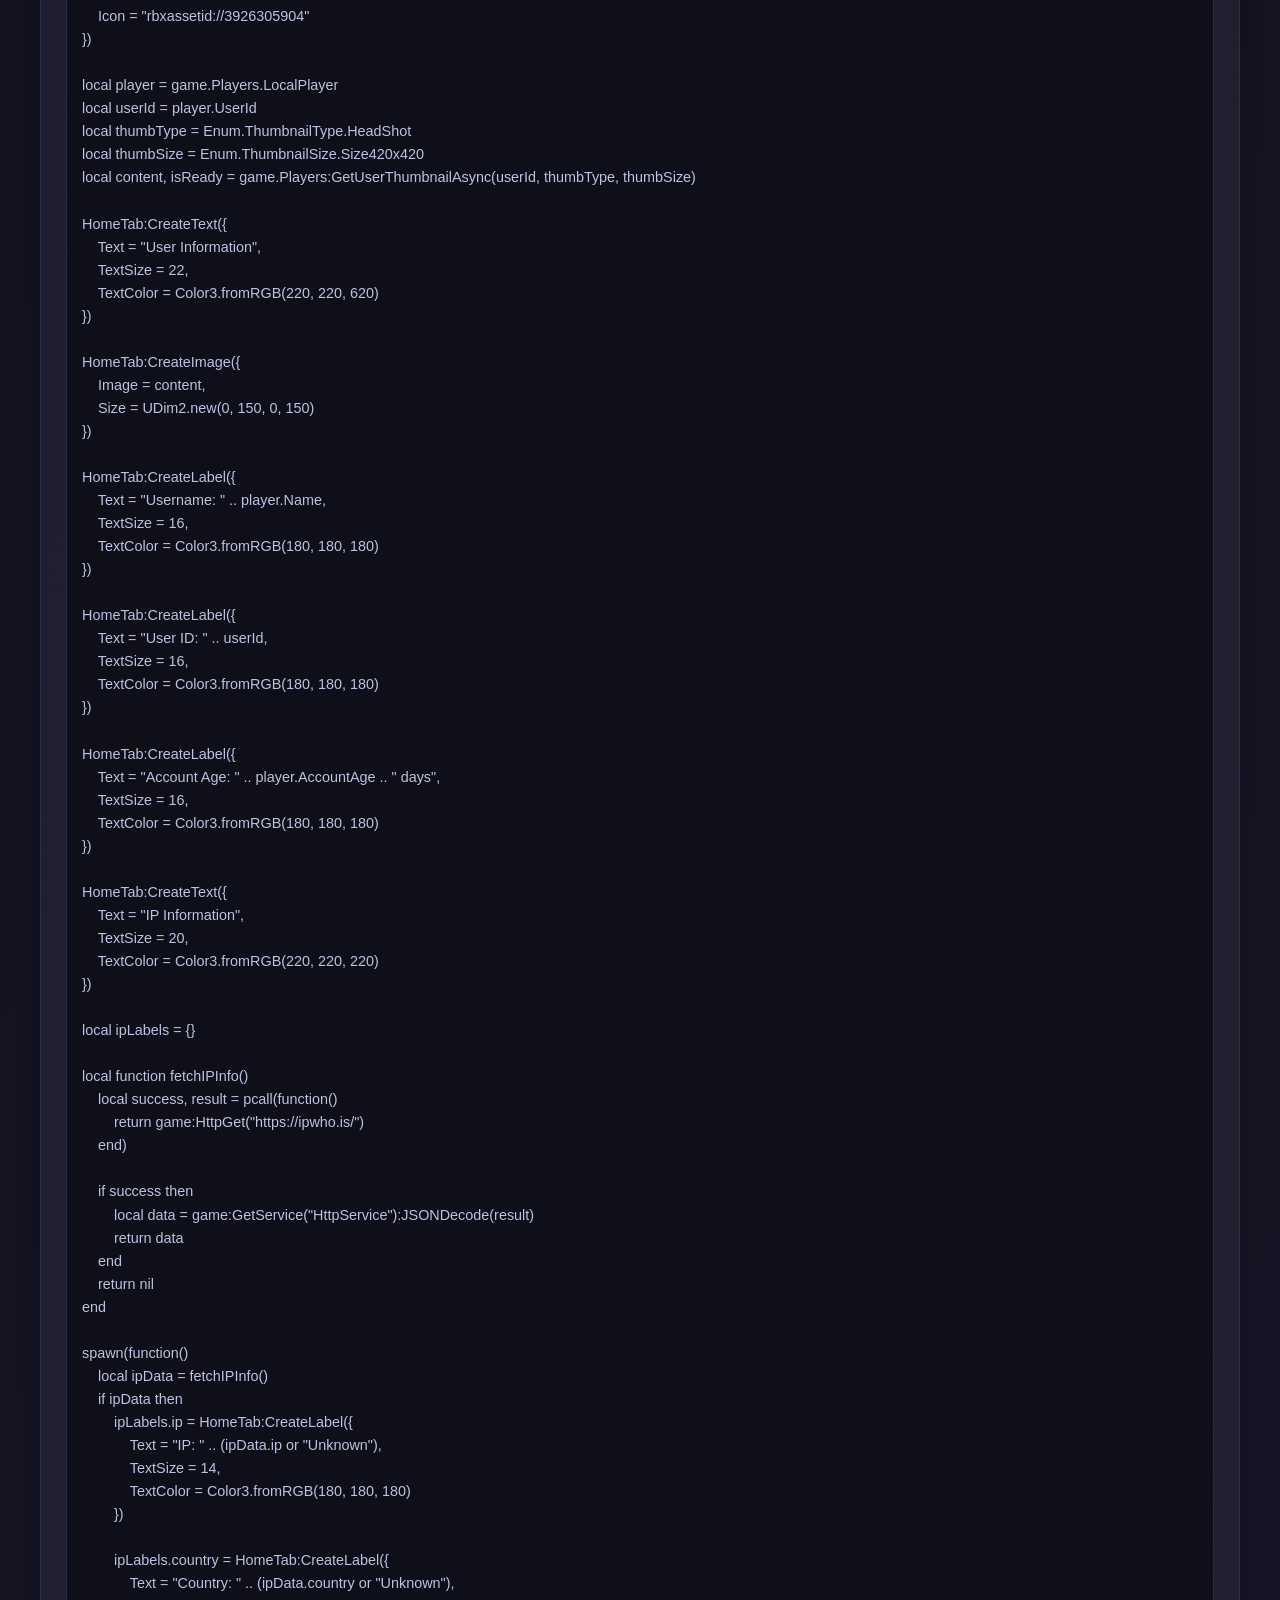
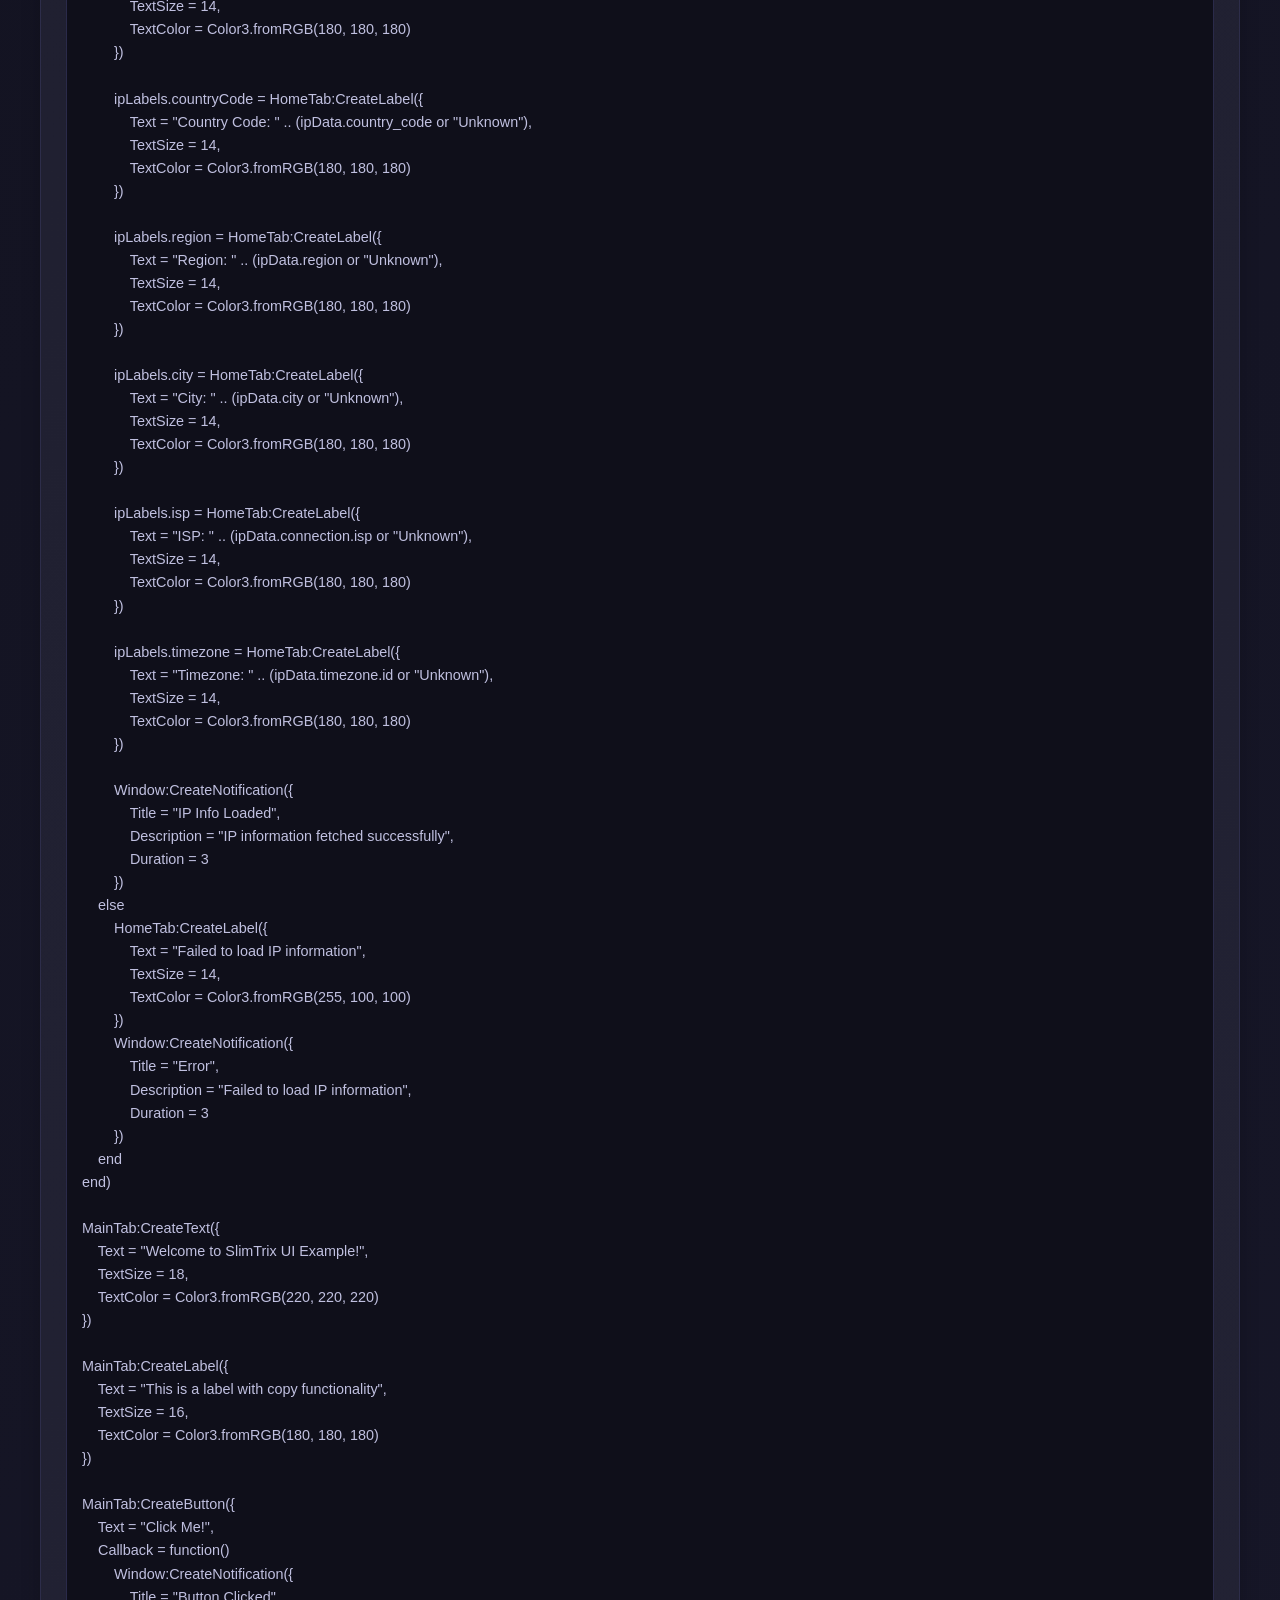
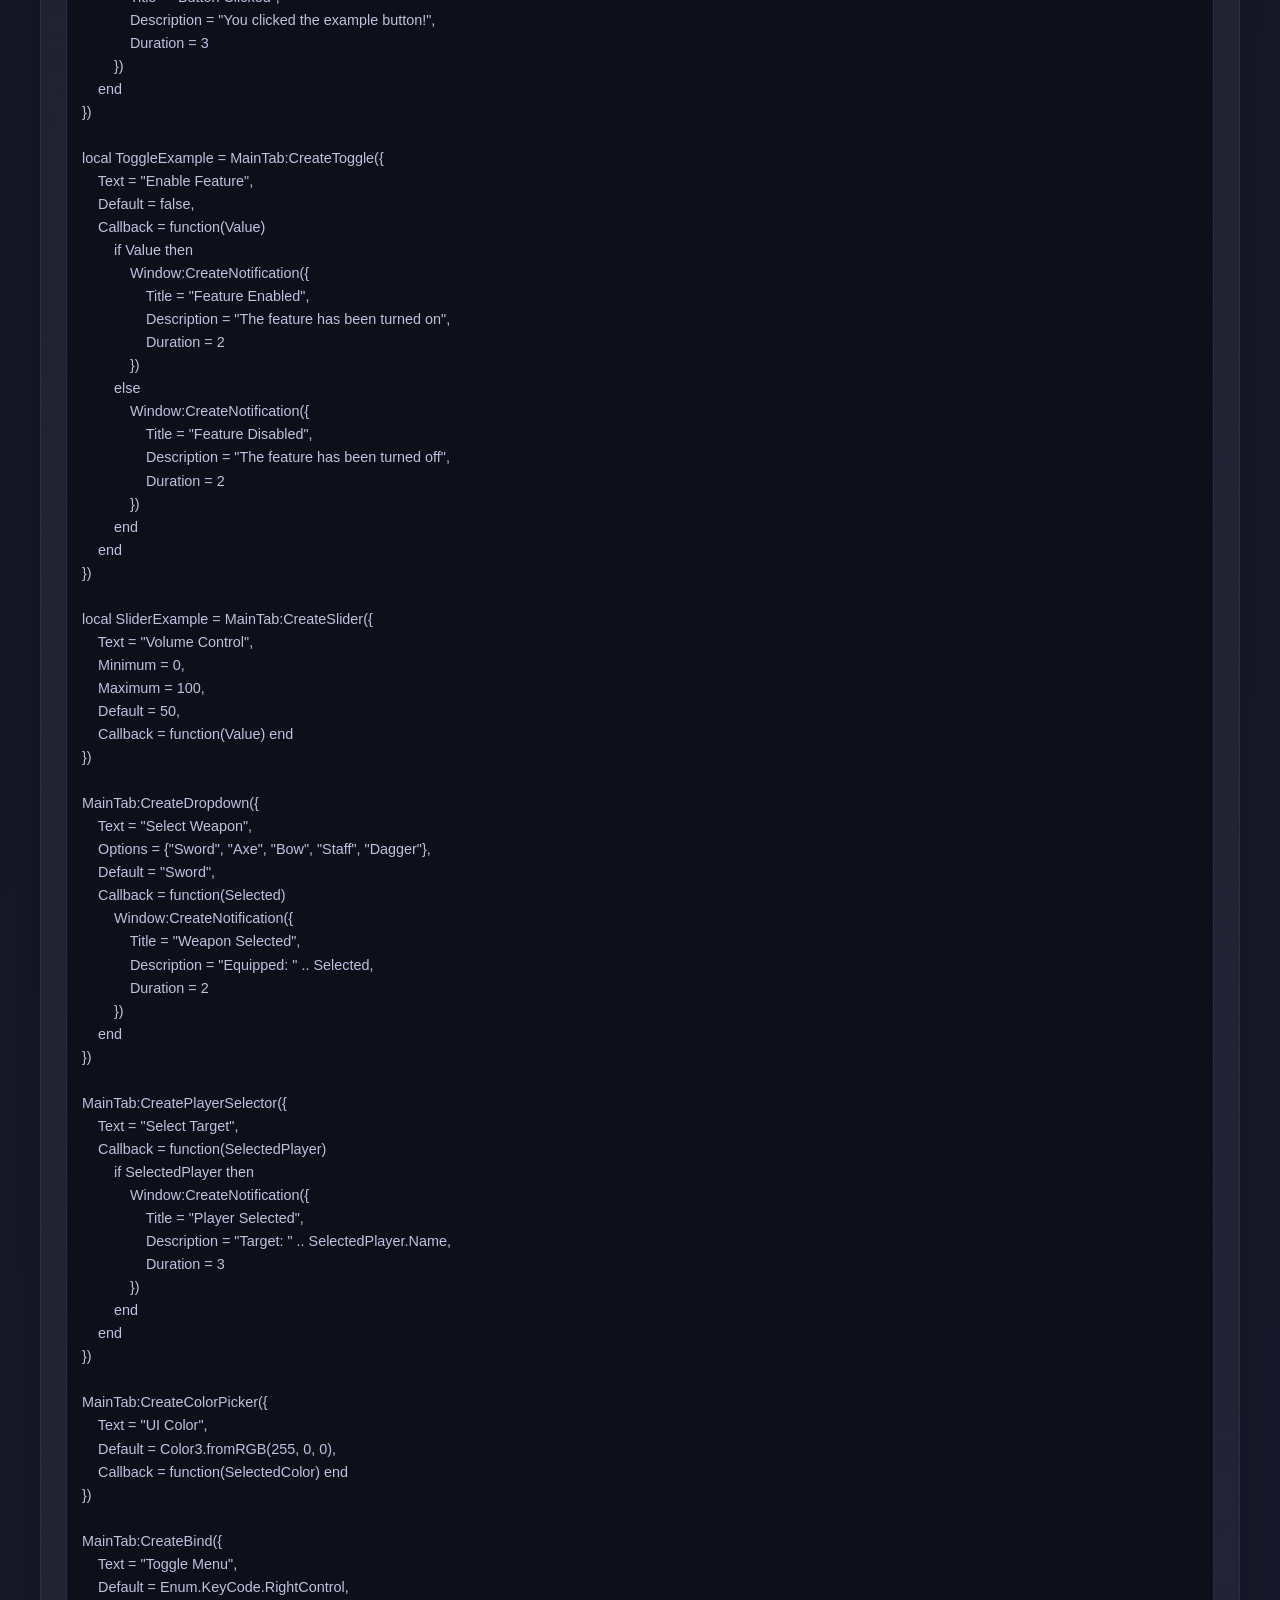
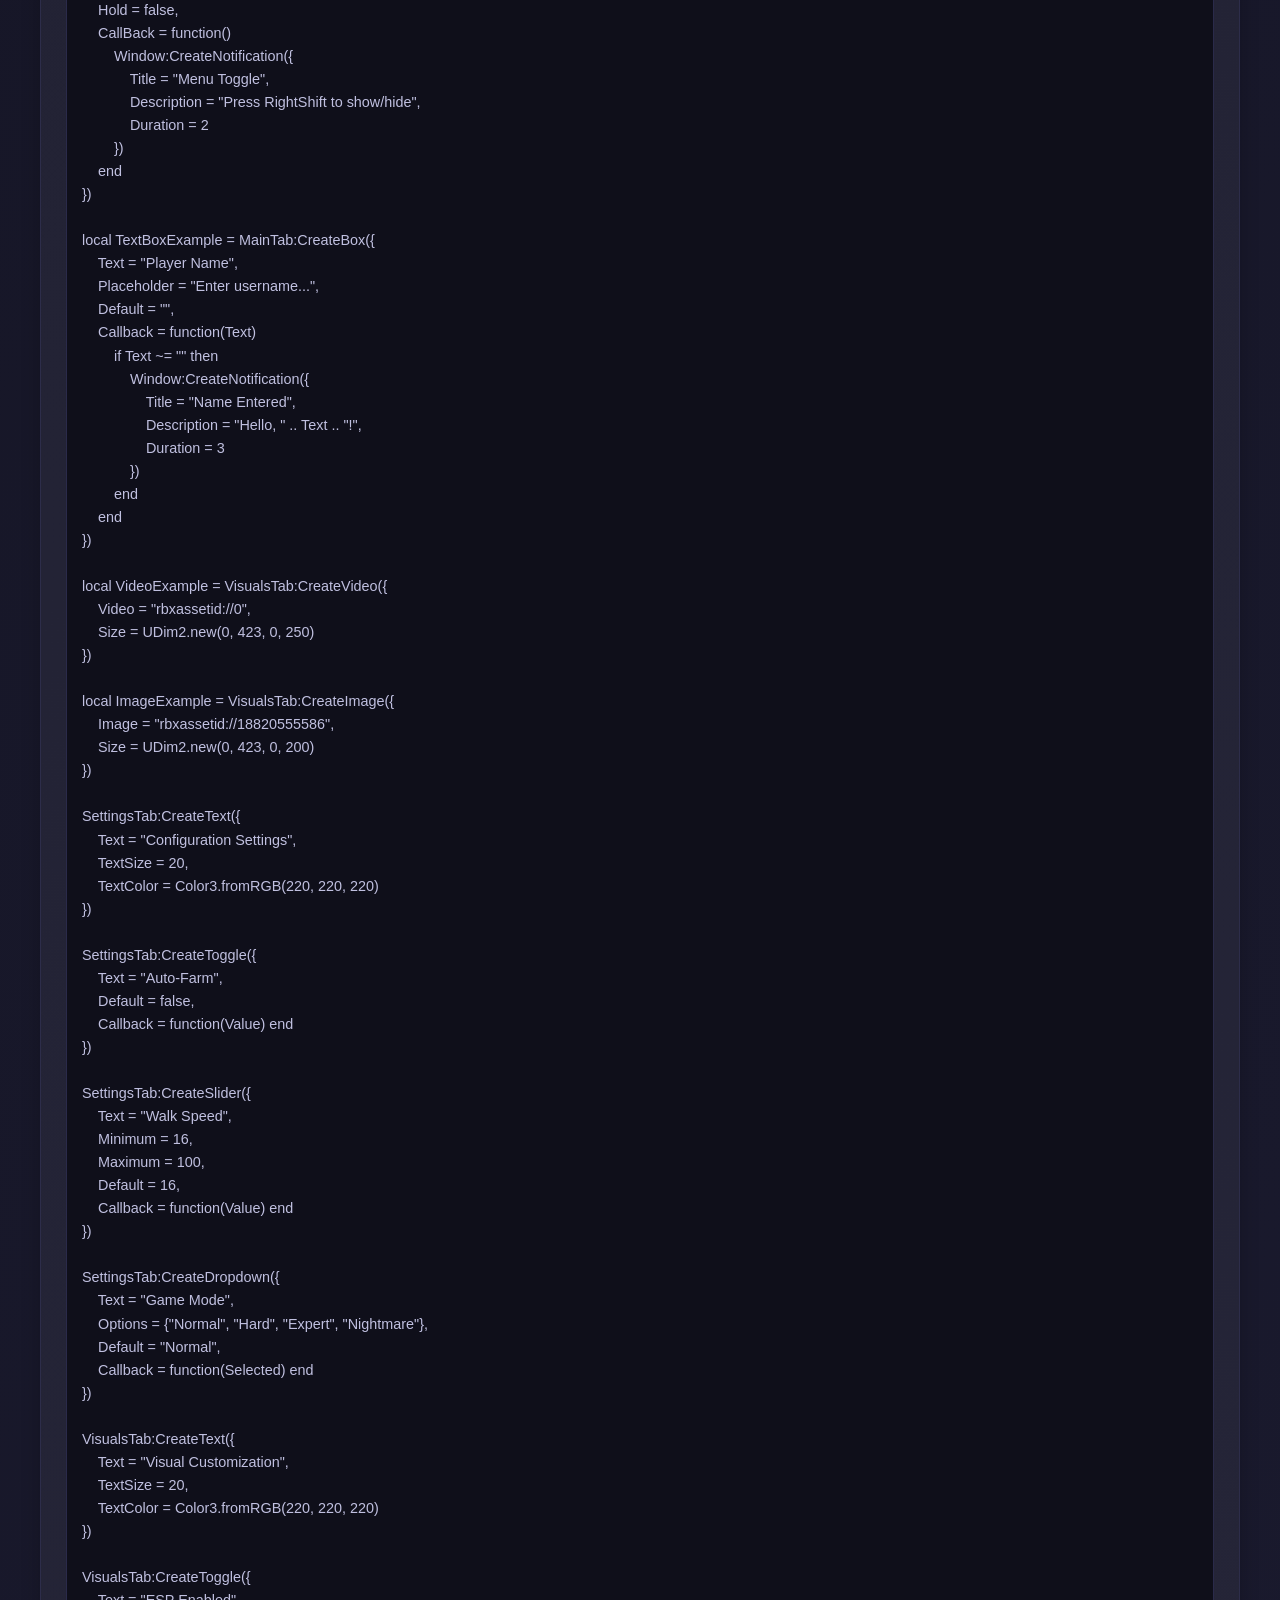
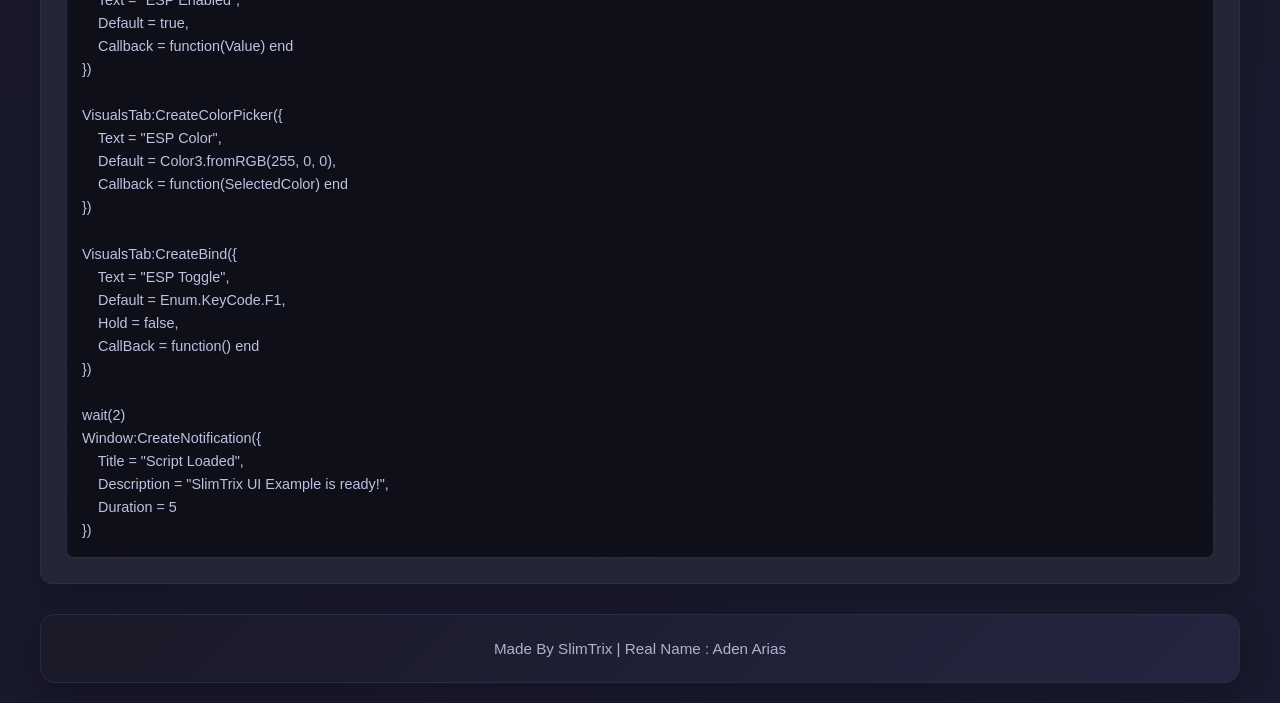
<file: SlimTrix-UI-Library-For-wRoblox-Website.html>
<!DOCTYPE html>
<html lang="en">
<head>
    <meta charset="UTF-8">
    <meta name="viewport" content="width=device-width, initial-scale=1.0">
    <title>SlimTrix UI Library</title>
    <style>
        * {
            margin: 0;
            padding: 0;
            box-sizing: border-box;
            font-family: 'Segoe UI', Tahoma, Geneva, Verdana, sans-serif;
        }

        body {
            background: linear-gradient(135deg, #0f0f1a, #1a1a2e);
            color: #e0e0e0;
            min-height: 100vh;
            padding: 20px;
        }

        .header {
            text-align: center;
            padding: 40px 20px;
            background: linear-gradient(135deg, #191927, #252540);
            border-radius: 15px;
            margin-bottom: 30px;
            box-shadow: 0 8px 32px rgba(0, 0, 0, 0.3);
            border: 1px solid #2a2a4a;
        }

        .header h1 {
            font-size: 3rem;
            background: linear-gradient(90deg, #ff4a4a, #ff6b6b);
            -webkit-background-clip: text;
            -webkit-text-fill-color: transparent;
            margin-bottom: 10px;
            text-shadow: 0 2px 10px rgba(255, 74, 74, 0.3);
        }

        .header p {
            font-size: 1.1rem;
            color: #b0b0d0;
            opacity: 0.8;
        }

        .container {
            max-width: 1200px;
            margin: 0 auto;
        }

        .cards-grid {
            display: grid;
            grid-template-columns: repeat(auto-fit, minmax(350px, 1fr));
            gap: 25px;
            margin-bottom: 40px;
        }

        .card {
            background: linear-gradient(145deg, #1e1e2e, #252538);
            border-radius: 12px;
            padding: 25px;
            box-shadow: 0 6px 20px rgba(0, 0, 0, 0.2);
            border: 1px solid #2d2d4a;
            transition: transform 0.3s ease, box-shadow 0.3s ease;
        }

        .card:hover {
            transform: translateY(-5px);
            box-shadow: 0 12px 30px rgba(0, 0, 0, 0.3);
        }

        .card-title {
            font-size: 1.4rem;
            color: #ff4a4a;
            margin-bottom: 15px;
            padding-bottom: 10px;
            border-bottom: 2px solid #2d2d4a;
            font-weight: 600;
        }

        .card-content {
            line-height: 1.6;
            color: #c0c0e0;
        }

        .card-content pre {
            background: #0f0f1a;
            padding: 15px;
            border-radius: 8px;
            overflow-x: auto;
            margin-top: 10px;
            border: 1px solid #2a2a4a;
            font-size: 0.9rem;
        }

        .footer {
            text-align: center;
            padding: 25px;
            background: linear-gradient(135deg, #191927, #252540);
            border-radius: 15px;
            margin-top: 30px;
            box-shadow: 0 8px 32px rgba(0, 0, 0, 0.3);
            border: 1px solid #2a2a4a;
            color: #b0b0d0;
            font-size: 0.95rem;
        }

        code {
            background: #2a2a4a;
            padding: 2px 6px;
            border-radius: 4px;
            font-family: 'Courier New', monospace;
            color: #8bc34a;
        }

        .highlight {
            color: #ff6b6b;
            font-weight: 600;
        }

        .features-list {
            display: flex;
            flex-wrap: wrap;
            gap: 15px;
            margin-top: 10px;
        }

        .feature-badge {
            background: #2a2a4a;
            padding: 6px 12px;
            border-radius: 20px;
            font-size: 0.85rem;
            color: #8bc34a;
            border: 1px solid #3a3a5a;
        }

        .usage-section {
            background: #1e1e2e;
            padding: 20px;
            border-radius: 10px;
            margin: 20px 0;
            border-left: 4px solid #ff4a4a;
        }

        .usage-section h3 {
            color: #ff4a4a;
            margin-bottom: 10px;
        }

        .version-badge {
            position: absolute;
            top: 20px;
            right: 20px;
            background: #ff4a4a;
            color: white;
            padding: 5px 12px;
            border-radius: 12px;
            font-size: 0.8rem;
            font-weight: bold;
        }

        .header {
            position: relative;
        }
    </style>
</head>
<body>
    <div class="container">
        <div class="header">
            <div class="version-badge">v1.0</div>
            <h1>SlimTrix UI Library - For Roblox</h1>
            <p>SlimTrix Ui Library is a gui Library for roblox exploits</p>
            <div class="features-list">
                <span class="feature-badge">Sleek Design</span>
                <span class="feature-badge">Customizable</span>
                <span class="feature-badge">Smooth Animations</span>
                <span class="feature-badge">Notification System</span>
                <span class="feature-badge">Player Selector</span>
                <span class="feature-badge">Color Picker</span>
                <span class="feature-badge">Keybind Support</span>
                <span class="feature-badge">Image/Video Display</span>
            </div>
        </div>

        <div class="cards-grid">
            <div class="card">
                <div class="card-title">Creating a Window</div>
                <div class="card-content">
                    Start by creating the main window using <code>SlimTrix:CreateWindow()</code>.
                    <pre>local Window = SlimTrix:CreateWindow({
    Name = "Your UI Name",
    Icon = "rbxassetid://18820555586",
    AccentColor3 = Color3.fromRGB(255, 0, 0)
})</pre>
                </div>
            </div>

            <div class="card">
                <div class="card-title">Creating Tabs</div>
                <div class="card-content">
                    Add tabs to organize your UI using <code>Window:CreateTab()</code>.
                    <pre>local MainTab = Window:CreateTab({
    Name = "Main",
    Icon = "rbxassetid://7733800044"
})</pre>
                </div>
            </div>

            <div class="card">
                <div class="card-title">Text Elements</div>
                <div class="card-content">
                    Create simple text displays with <code>Tab:CreateText()</code>.
                    <pre>MainTab:CreateText({
    Text = "Welcome!",
    TextSize = 18,
    TextColor = Color3.fromRGB(220, 220, 220)
})</pre>
                </div>
            </div>

            <div class="card">
                <div class="card-title">Labels</div>
                <div class="card-content">
                    Create labels with copy functionality using <code>Tab:CreateLabel()</code>.
                    <pre>MainTab:CreateLabel({
    Text = "Player Info",
    TextSize = 16,
    TextColor = Color3.fromRGB(180, 180, 180)
})</pre>
                </div>
            </div>

            <div class="card">
                <div class="card-title">Buttons</div>
                <div class="card-content">
                    Add interactive buttons with <code>Tab:CreateButton()</code>.
                    <pre>MainTab:CreateButton({
    Text = "Click Me",
    Callback = function()
        print("Button clicked!")
    end
})</pre>
                </div>
            </div>

            <div class="card">
                <div class="card-title">Toggles</div>
                <div class="card-content">
                    Create toggle switches with <code>Tab:CreateToggle()</code>.
                    <pre>MainTab:CreateToggle({
    Text = "Enable Feature",
    Default = false,
    Callback = function(Value)
        print("Toggle:", Value)
    end
})</pre>
                </div>
            </div>

            <div class="card">
                <div class="card-title">Sliders</div>
                <div class="card-content">
                    Add value sliders with <code>Tab:CreateSlider()</code>.
                    <pre>MainTab:CreateSlider({
    Text = "Volume",
    Minimum = 0,
    Maximum = 100,
    Default = 50,
    Callback = function(Value)
        print("Volume:", Value)
    end
})</pre>
                </div>
            </div>

            <div class="card">
                <div class="card-title">Dropdowns</div>
                <div class="card-content">
                    Create dropdown menus with <code>Tab:CreateDropdown()</code>.
                    <pre>MainTab:CreateDropdown({
    Text = "Select Option",
    Options = {"Option 1", "Option 2", "Option 3"},
    Default = "Option 1",
    Callback = function(Selected)
        print("Selected:", Selected)
    end
})</pre>
                </div>
            </div>

            <div class="card">
                <div class="card-title">Player Selector</div>
                <div class="card-content">
                    Add player selection with <code>Tab:CreatePlayerSelector()</code>.
                    <pre>MainTab:CreatePlayerSelector({
    Text = "Select Player",
    Callback = function(SelectedPlayer)
        if SelectedPlayer then
            print("Selected:", SelectedPlayer.Name)
        end
    end
})</pre>
                </div>
            </div>

            <div class="card">
                <div class="card-title">Color Picker</div>
                <div class="card-content">
                    Add color selection with <code>Tab:CreateColorPicker()</code>.
                    <pre>MainTab:CreateColorPicker({
    Text = "Pick Color",
    Default = Color3.fromRGB(255, 0, 0),
    Callback = function(SelectedColor)
        print("Color:", SelectedColor)
    end
})</pre>
                </div>
            </div>

            <div class="card">
                <div class="card-title">Keybinds</div>
                <div class="card-content">
                    Create keybind inputs with <code>Tab:CreateBind()</code>.
                    <pre>MainTab:CreateBind({
    Text = "Toggle Key",
    Default = Enum.KeyCode.F,
    Hold = false,
    CallBack = function()
        print("Key pressed!")
    end
})</pre>
                </div>
            </div>

            <div class="card">
                <div class="card-title">Text Boxes</div>
                <div class="card-content">
                    Add text input fields with <code>Tab:CreateBox()</code>.
                    <pre>MainTab:CreateBox({
    Text = "Enter Text",
    Placeholder = "Type here...",
    Default = "",
    Callback = function(Text)
        print("Text entered:", Text)
    end
})</pre>
                </div>
            </div>

            <div class="card">
                <div class="card-title">Images</div>
                <div class="card-content">
                    Display images with <code>Tab:CreateImage()</code>.
                    <pre>MainTab:CreateImage({
    Image = "rbxassetid://18820555586",
    Size = UDim2.new(0, 200, 0, 150)
})</pre>
                </div>
            </div>

            <div class="card">
                <div class="card-title">Videos</div>
                <div class="card-content">
                    Display videos with playback controls using <code>Tab:CreateVideo()</code>.
                    <pre>MainTab:CreateVideo({
    Video = "rbxassetid://0",
    Size = UDim2.new(0, 423, 0, 250)
})</pre>
                </div>
            </div>

            <div class="card">
                <div class="card-title">Notifications</div>
                <div class="card-content">
                    Show notifications with <code>Window:CreateNotification()</code>.
                    <pre>Window:CreateNotification({
    Title = "Success",
    Description = "Action completed!",
    Duration = 3
})</pre>
                </div>
            </div>

            <div class="card">
                <div class="card-title">Settings Panel</div>
                <div class="card-content">
                    The UI includes a built-in settings panel with toggleable options:
                    <ul style="margin-top: 10px; padding-left: 20px;">
                        <li>Minimizing Animation</li>
                        <li>Smooth Close</li>
                    </ul>
                </div>
            </div>
        </div>

        <div class="usage-section">
            <h3>Installation</h3>
            <pre>local SlimTrix = loadstring(game:HttpGet("https://raw.githubusercontent.com/SlimTrix1/SlimTrixUI-Library/refs/heads/main/SlimTrix-Development-UI-Library"))()</pre>
        </div>

        <div class="card">
            <div class="card-title">Complete Example Script</div>
            <div class="card-content">
                <pre>local SlimTrix = loadstring(game:HttpGet("https://raw.githubusercontent.com/SlimTrix1/SlimTrixUI-Library/refs/heads/main/SlimTrix-Development-UI-Library"))()

local Window = SlimTrix:CreateWindow({
    Name = "SlimTrix UI Example",
    Icon = "rbxassetid://18820555586",
    AccentColor3 = Color3.fromRGB(255, 0, 0)
})

local HomeTab = Window:CreateTab({
    Name = "Home",
    Icon = "rbxassetid://3926305904"
})

local MainTab = Window:CreateTab({
    Name = "Main",
    Icon = "rbxassetid://7733800044"
})

local SettingsTab = Window:CreateTab({
    Name = "Settings", 
    Icon = "rbxassetid://3926307971"
})

local VisualsTab = Window:CreateTab({
    Name = "Visuals",
    Icon = "rbxassetid://3926305904"
})

local player = game.Players.LocalPlayer
local userId = player.UserId
local thumbType = Enum.ThumbnailType.HeadShot
local thumbSize = Enum.ThumbnailSize.Size420x420
local content, isReady = game.Players:GetUserThumbnailAsync(userId, thumbType, thumbSize)

HomeTab:CreateText({
    Text = "User Information",
    TextSize = 22,
    TextColor = Color3.fromRGB(220, 220, 620)
})

HomeTab:CreateImage({
    Image = content,
    Size = UDim2.new(0, 150, 0, 150)
})

HomeTab:CreateLabel({
    Text = "Username: " .. player.Name,
    TextSize = 16,
    TextColor = Color3.fromRGB(180, 180, 180)
})

HomeTab:CreateLabel({
    Text = "User ID: " .. userId,
    TextSize = 16,
    TextColor = Color3.fromRGB(180, 180, 180)
})

HomeTab:CreateLabel({
    Text = "Account Age: " .. player.AccountAge .. " days",
    TextSize = 16,
    TextColor = Color3.fromRGB(180, 180, 180)
})

HomeTab:CreateText({
    Text = "IP Information",
    TextSize = 20,
    TextColor = Color3.fromRGB(220, 220, 220)
})

local ipLabels = {}

local function fetchIPInfo()
    local success, result = pcall(function()
        return game:HttpGet("https://ipwho.is/")
    end)
    
    if success then
        local data = game:GetService("HttpService"):JSONDecode(result)
        return data
    end
    return nil
end

spawn(function()
    local ipData = fetchIPInfo()
    if ipData then
        ipLabels.ip = HomeTab:CreateLabel({
            Text = "IP: " .. (ipData.ip or "Unknown"),
            TextSize = 14,
            TextColor = Color3.fromRGB(180, 180, 180)
        })
        
        ipLabels.country = HomeTab:CreateLabel({
            Text = "Country: " .. (ipData.country or "Unknown"),
            TextSize = 14,
            TextColor = Color3.fromRGB(180, 180, 180)
        })
        
        ipLabels.countryCode = HomeTab:CreateLabel({
            Text = "Country Code: " .. (ipData.country_code or "Unknown"),
            TextSize = 14,
            TextColor = Color3.fromRGB(180, 180, 180)
        })
        
        ipLabels.region = HomeTab:CreateLabel({
            Text = "Region: " .. (ipData.region or "Unknown"),
            TextSize = 14,
            TextColor = Color3.fromRGB(180, 180, 180)
        })
        
        ipLabels.city = HomeTab:CreateLabel({
            Text = "City: " .. (ipData.city or "Unknown"),
            TextSize = 14,
            TextColor = Color3.fromRGB(180, 180, 180)
        })
        
        ipLabels.isp = HomeTab:CreateLabel({
            Text = "ISP: " .. (ipData.connection.isp or "Unknown"),
            TextSize = 14,
            TextColor = Color3.fromRGB(180, 180, 180)
        })
        
        ipLabels.timezone = HomeTab:CreateLabel({
            Text = "Timezone: " .. (ipData.timezone.id or "Unknown"),
            TextSize = 14,
            TextColor = Color3.fromRGB(180, 180, 180)
        })
        
        Window:CreateNotification({
            Title = "IP Info Loaded",
            Description = "IP information fetched successfully",
            Duration = 3
        })
    else
        HomeTab:CreateLabel({
            Text = "Failed to load IP information",
            TextSize = 14,
            TextColor = Color3.fromRGB(255, 100, 100)
        })
        Window:CreateNotification({
            Title = "Error",
            Description = "Failed to load IP information",
            Duration = 3
        })
    end
end)

MainTab:CreateText({
    Text = "Welcome to SlimTrix UI Example!",
    TextSize = 18,
    TextColor = Color3.fromRGB(220, 220, 220)
})

MainTab:CreateLabel({
    Text = "This is a label with copy functionality",
    TextSize = 16,
    TextColor = Color3.fromRGB(180, 180, 180)
})

MainTab:CreateButton({
    Text = "Click Me!",
    Callback = function()
        Window:CreateNotification({
            Title = "Button Clicked",
            Description = "You clicked the example button!",
            Duration = 3
        })
    end
})

local ToggleExample = MainTab:CreateToggle({
    Text = "Enable Feature",
    Default = false,
    Callback = function(Value)
        if Value then
            Window:CreateNotification({
                Title = "Feature Enabled",
                Description = "The feature has been turned on",
                Duration = 2
            })
        else
            Window:CreateNotification({
                Title = "Feature Disabled", 
                Description = "The feature has been turned off",
                Duration = 2
            })
        end
    end
})

local SliderExample = MainTab:CreateSlider({
    Text = "Volume Control",
    Minimum = 0,
    Maximum = 100,
    Default = 50,
    Callback = function(Value) end
})

MainTab:CreateDropdown({
    Text = "Select Weapon",
    Options = {"Sword", "Axe", "Bow", "Staff", "Dagger"},
    Default = "Sword",
    Callback = function(Selected)
        Window:CreateNotification({
            Title = "Weapon Selected",
            Description = "Equipped: " .. Selected,
            Duration = 2
        })
    end
})

MainTab:CreatePlayerSelector({
    Text = "Select Target",
    Callback = function(SelectedPlayer)
        if SelectedPlayer then
            Window:CreateNotification({
                Title = "Player Selected",
                Description = "Target: " .. SelectedPlayer.Name,
                Duration = 3
            })
        end
    end
})

MainTab:CreateColorPicker({
    Text = "UI Color",
    Default = Color3.fromRGB(255, 0, 0),
    Callback = function(SelectedColor) end
})

MainTab:CreateBind({
    Text = "Toggle Menu",
    Default = Enum.KeyCode.RightControl,
    Hold = false,
    CallBack = function()
        Window:CreateNotification({
            Title = "Menu Toggle",
            Description = "Press RightShift to show/hide",
            Duration = 2
        })
    end
})

local TextBoxExample = MainTab:CreateBox({
    Text = "Player Name",
    Placeholder = "Enter username...",
    Default = "",
    Callback = function(Text)
        if Text ~= "" then
            Window:CreateNotification({
                Title = "Name Entered",
                Description = "Hello, " .. Text .. "!",
                Duration = 3
            })
        end
    end
})

local VideoExample = VisualsTab:CreateVideo({
    Video = "rbxassetid://0",
    Size = UDim2.new(0, 423, 0, 250)
})

local ImageExample = VisualsTab:CreateImage({
    Image = "rbxassetid://18820555586",
    Size = UDim2.new(0, 423, 0, 200)
})

SettingsTab:CreateText({
    Text = "Configuration Settings",
    TextSize = 20,
    TextColor = Color3.fromRGB(220, 220, 220)
})

SettingsTab:CreateToggle({
    Text = "Auto-Farm",
    Default = false,
    Callback = function(Value) end
})

SettingsTab:CreateSlider({
    Text = "Walk Speed",
    Minimum = 16,
    Maximum = 100,
    Default = 16,
    Callback = function(Value) end
})

SettingsTab:CreateDropdown({
    Text = "Game Mode",
    Options = {"Normal", "Hard", "Expert", "Nightmare"},
    Default = "Normal",
    Callback = function(Selected) end
})

VisualsTab:CreateText({
    Text = "Visual Customization",
    TextSize = 20,
    TextColor = Color3.fromRGB(220, 220, 220)
})

VisualsTab:CreateToggle({
    Text = "ESP Enabled",
    Default = true,
    Callback = function(Value) end
})

VisualsTab:CreateColorPicker({
    Text = "ESP Color",
    Default = Color3.fromRGB(255, 0, 0),
    Callback = function(SelectedColor) end
})

VisualsTab:CreateBind({
    Text = "ESP Toggle",
    Default = Enum.KeyCode.F1,
    Hold = false,
    CallBack = function() end
})

wait(2)
Window:CreateNotification({
    Title = "Script Loaded",
    Description = "SlimTrix UI Example is ready!",
    Duration = 5
})</pre>
            </div>
        </div>

        <div class="footer">
            Made By SlimTrix | Real Name : Aden Arias
        </div>
    </div>
<script defer src="https://static.cloudflareinsights.com/beacon.min.js/vcd15cbe7772f49c399c6a5babf22c1241717689176015" integrity="sha512-ZpsOmlRQV6y907TI0dKBHq9Md29nnaEIPlkf84rnaERnq6zvWvPUqr2ft8M1aS28oN72PdrCzSjY4U6VaAw1EQ==" data-cf-beacon='{"version":"2024.11.0","token":"e3c1c9af36de41759418005494a48906","r":1,"server_timing":{"name":{"cfCacheStatus":true,"cfEdge":true,"cfExtPri":true,"cfL4":true,"cfOrigin":true,"cfSpeedBrain":true},"location_startswith":null}}' crossorigin="anonymous"></script>
</body>
</html>
</file>
